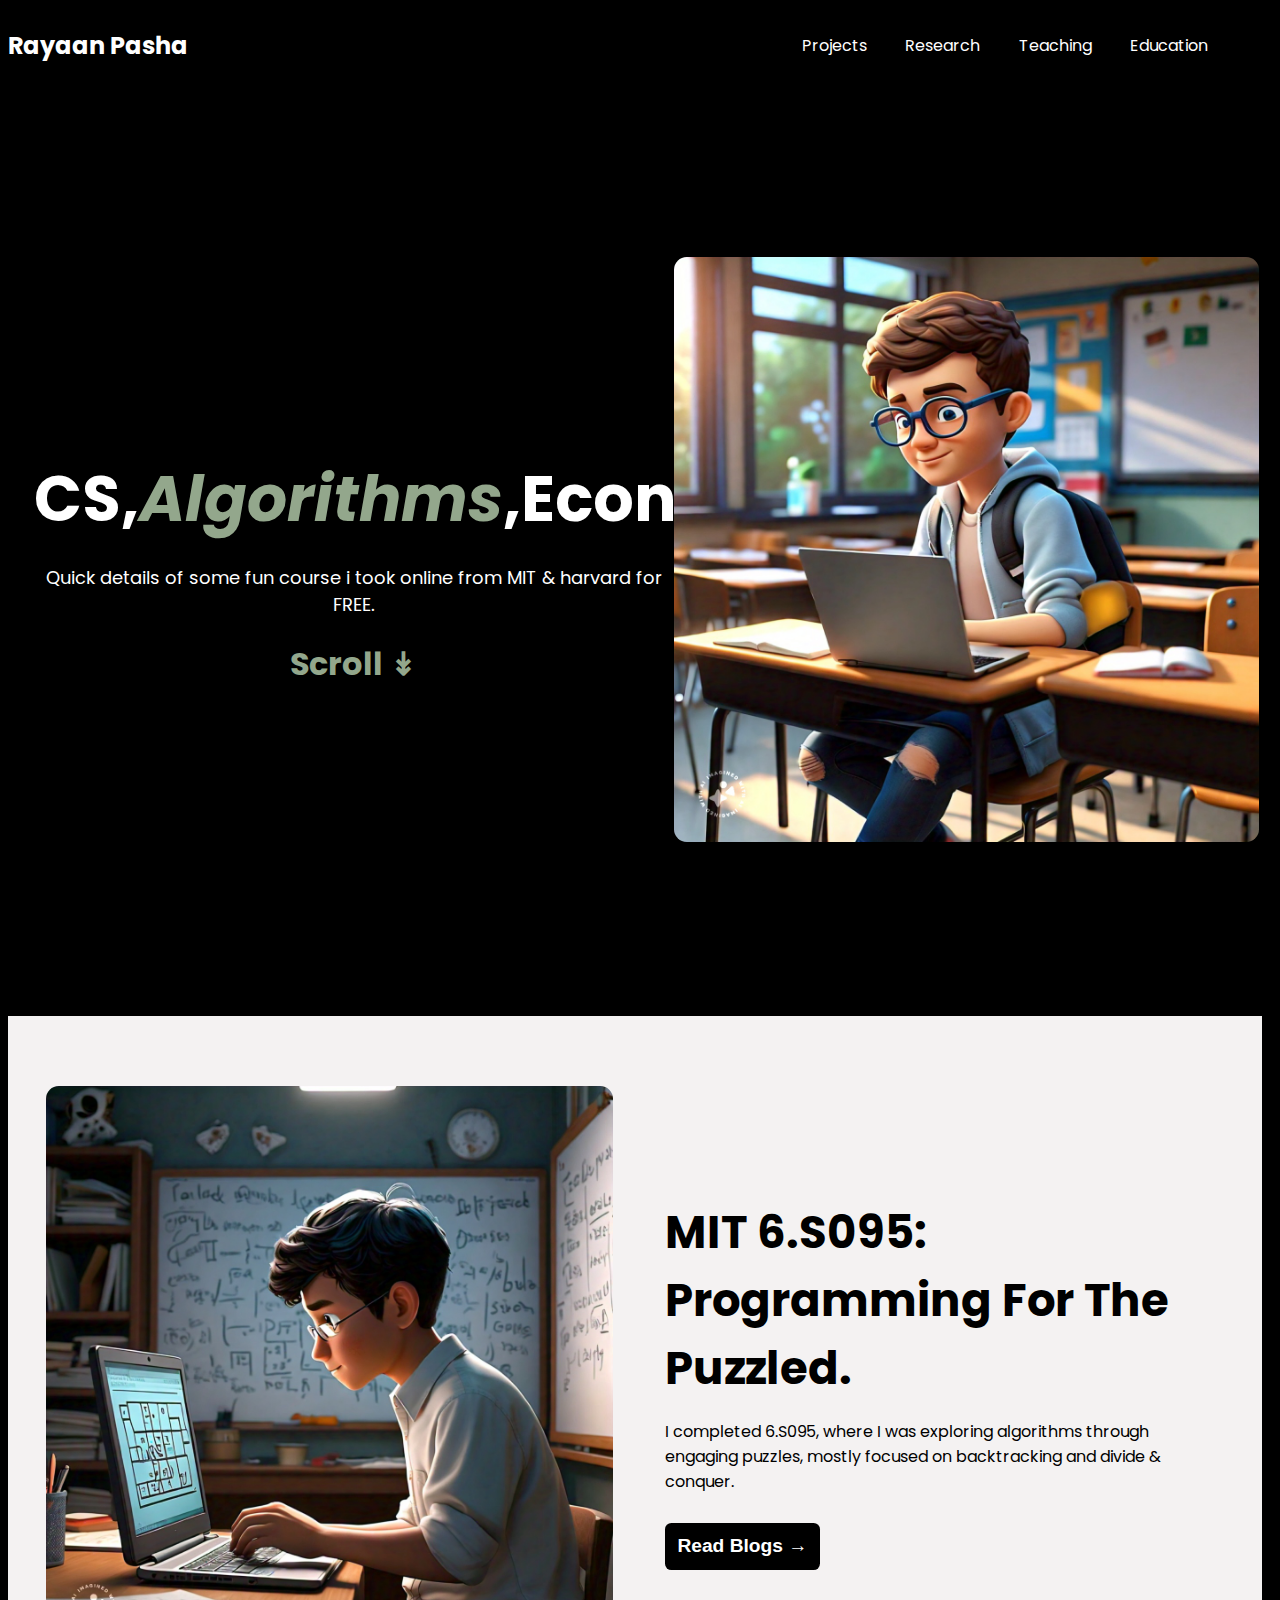
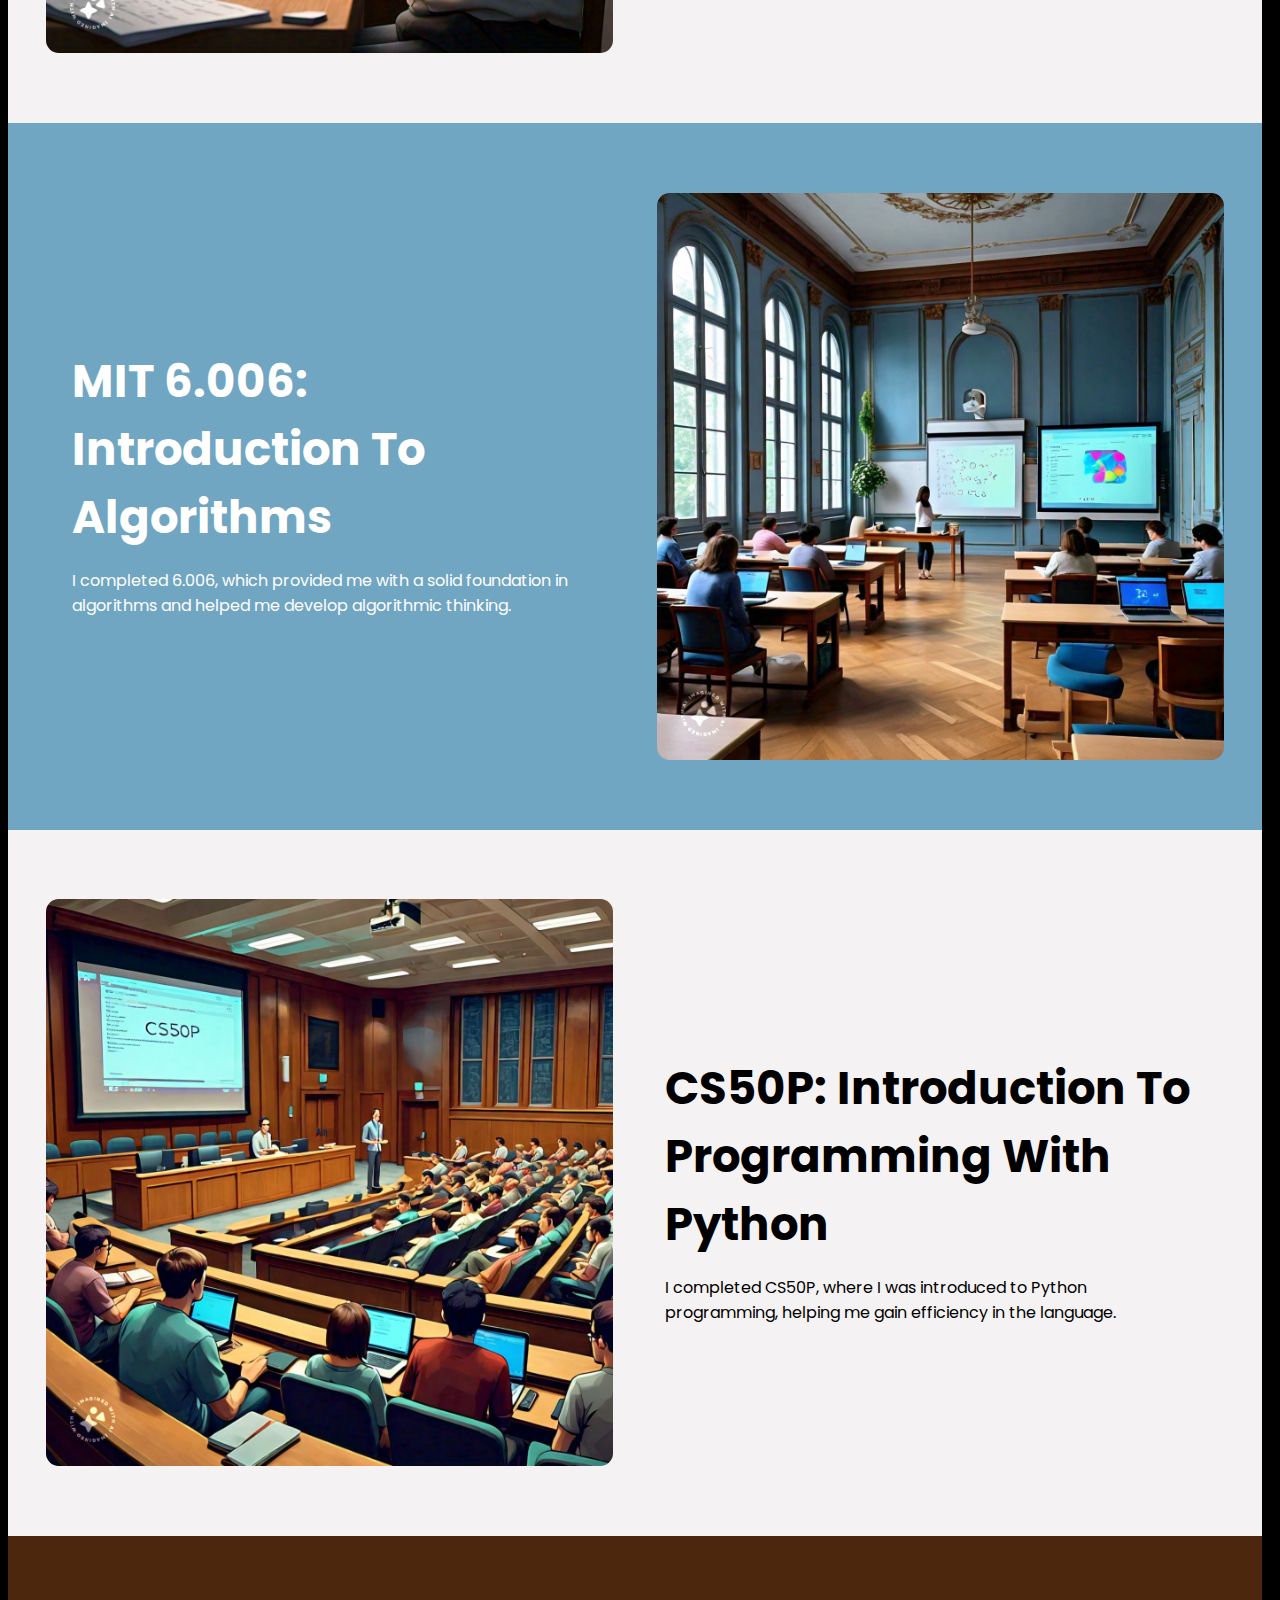
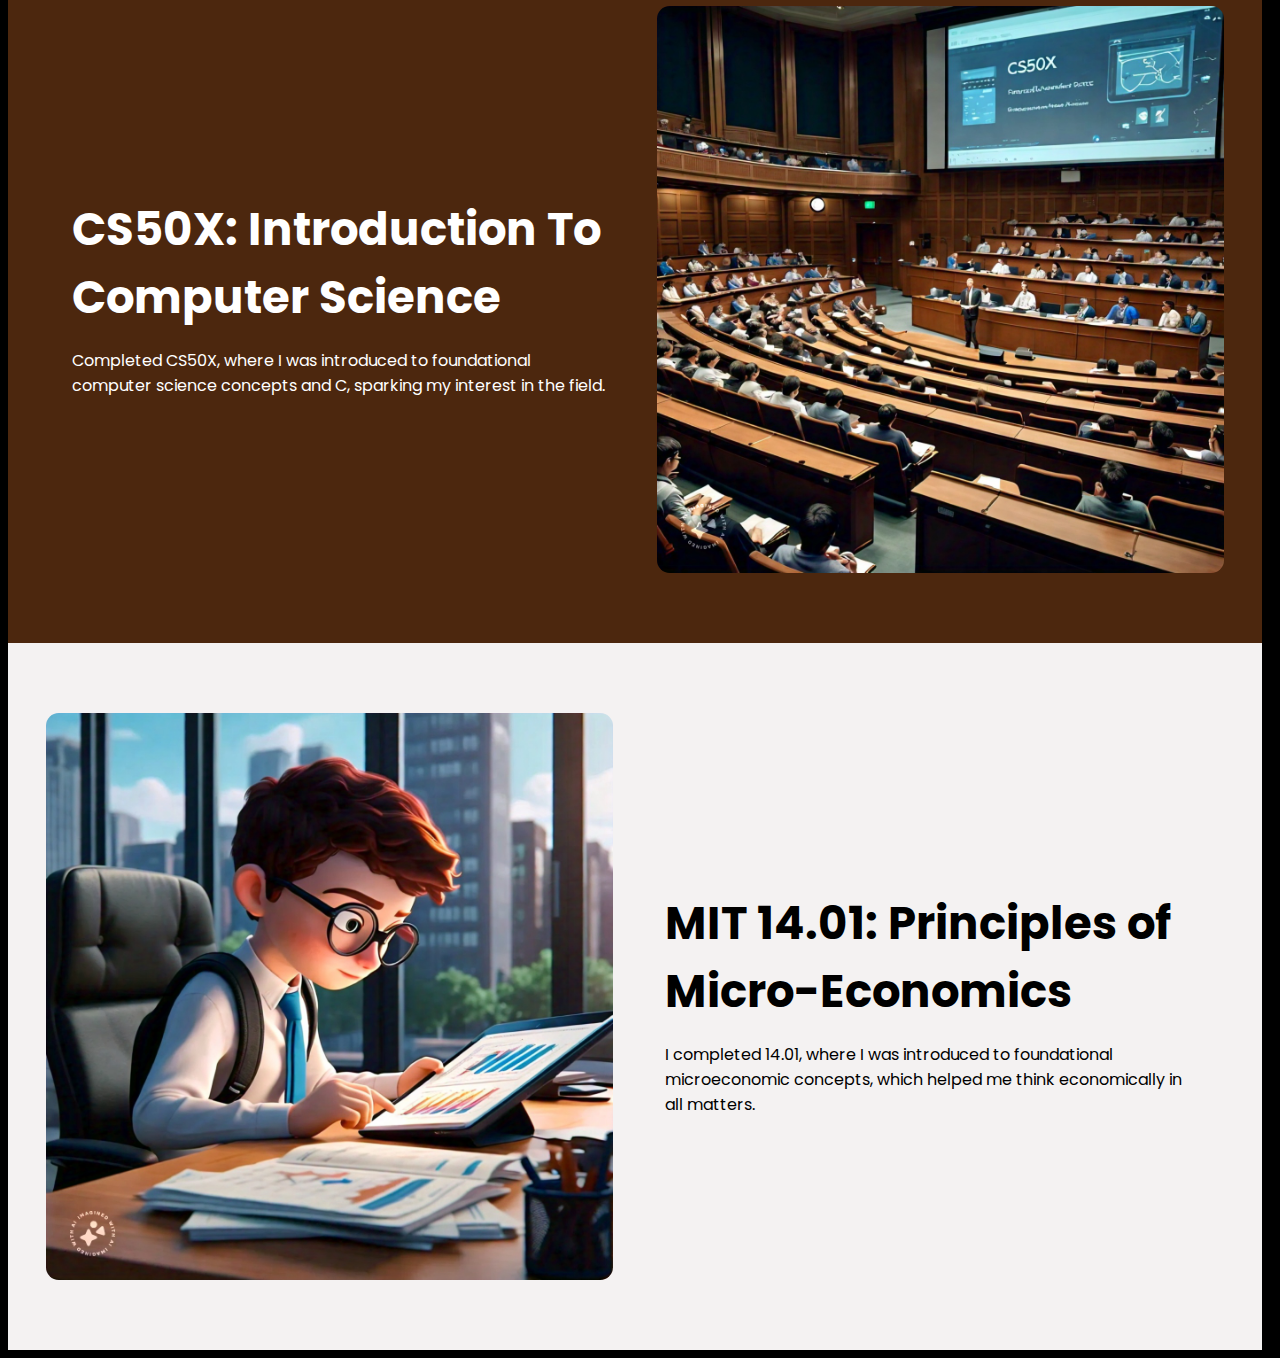
<file: courses.html>
<!DOCTYPE html>
<html lang="en">
<head>
    <meta charset="UTF-8">
    <meta name="viewport" content="width=device-width, initial-scale=1.0">
    <link rel="icon" type="image/x-icon" href="homepageImgs/home-page.jpeg">
    <title>Courses | Rayaan Pasha</title>
   <link rel="stylesheet" href="main.css">
</head>

<body>
    <nav>
        <h2>Rayaan Pasha</h2>
        <ul>
          <li><a href="./projects.html">Projects</a></li>
          <li><a href="./research.html">Research</a></li>
          <li><a href="./teaching.html">Teaching</a></li>
          <li><a href="./Education.html">Education</a></li>
        </ul>
      </nav>
      <main>
        <div>
          <center>
          <p class="heading-main">CS,<i style="color: #93A78C;">Algorithms</i>,Econ.</p>
          <p>Quick details of some fun course i took online from MIT & harvard for FREE.</p>
          <h1 style="color: #93A78C;">Scroll &Darr;</h1>
        </center>
      </div>
      <img src="homepageImgs/course.jpeg" alt="">
    
       
        
      </main>

      <section class="section-r normal-wrap" id="projects">
        <img src="professional dev/mit-puzzles.jpeg" alt="">
        <div>
          <h1>MIT 6.S095: Programming For The Puzzled.</h1>
          <p>I completed 6.S095, where I was exploring algorithms through engaging puzzles, mostly focused on backtracking and divide & conquer.</p>  
          <button onclick="blog()">Read Blogs &rarr;</button>     
        </div>
      </section>

      <section class="section-r" id="projects" style="background-color: #71A6C2;color: white;">
        
        <div>
          <h1>MIT 6.006: Introduction To Algorithms</h1>
          <p>I completed 6.006, which provided me with a solid foundation in algorithms and helped me develop algorithmic thinking.</p>    
        </div>
        <img src="professional dev/mit-6.006.jpeg" alt="">
      </section>


      <section class="section-r normal-wrap" id="projects">
        <img src="professional dev/cs50p.jpeg" alt="">
        <div>
          <h1>CS50P: Introduction To Programming With Python</h1>
          <p>I completed CS50P, where I was introduced to Python programming, helping me gain efficiency in the language.</p>
       
        </div>
      </section>

      <section class="section-r " id="projects" style="background-color: #6e3915b0;color: white;">
        
        <div>
          <h1>CS50X: Introduction To Computer Science</h1>
          <p>Completed CS50X, where I was introduced to foundational computer science concepts and C, sparking my interest in the field.</p>
         
        </div>
        <img src="professional dev/cs50.jpeg" alt="">
      </section>

      <section class="section-r normal-wrap" id="projects">
        <img src="professional dev/mit-14.01.jpeg" alt="">
        <div>
          <h1>MIT 14.01: Principles of Micro-Economics</h1>
          <p>I completed 14.01, where I was introduced to foundational microeconomic concepts, which helped me think economically in all matters.</p>
          
        </div>
        
      </section>

<script>
  function blog(){
    window.location.href="https://rayaanpasha-mit-6s095.blogspot.com/";
  }
</script>

</body>
</html>
</file>
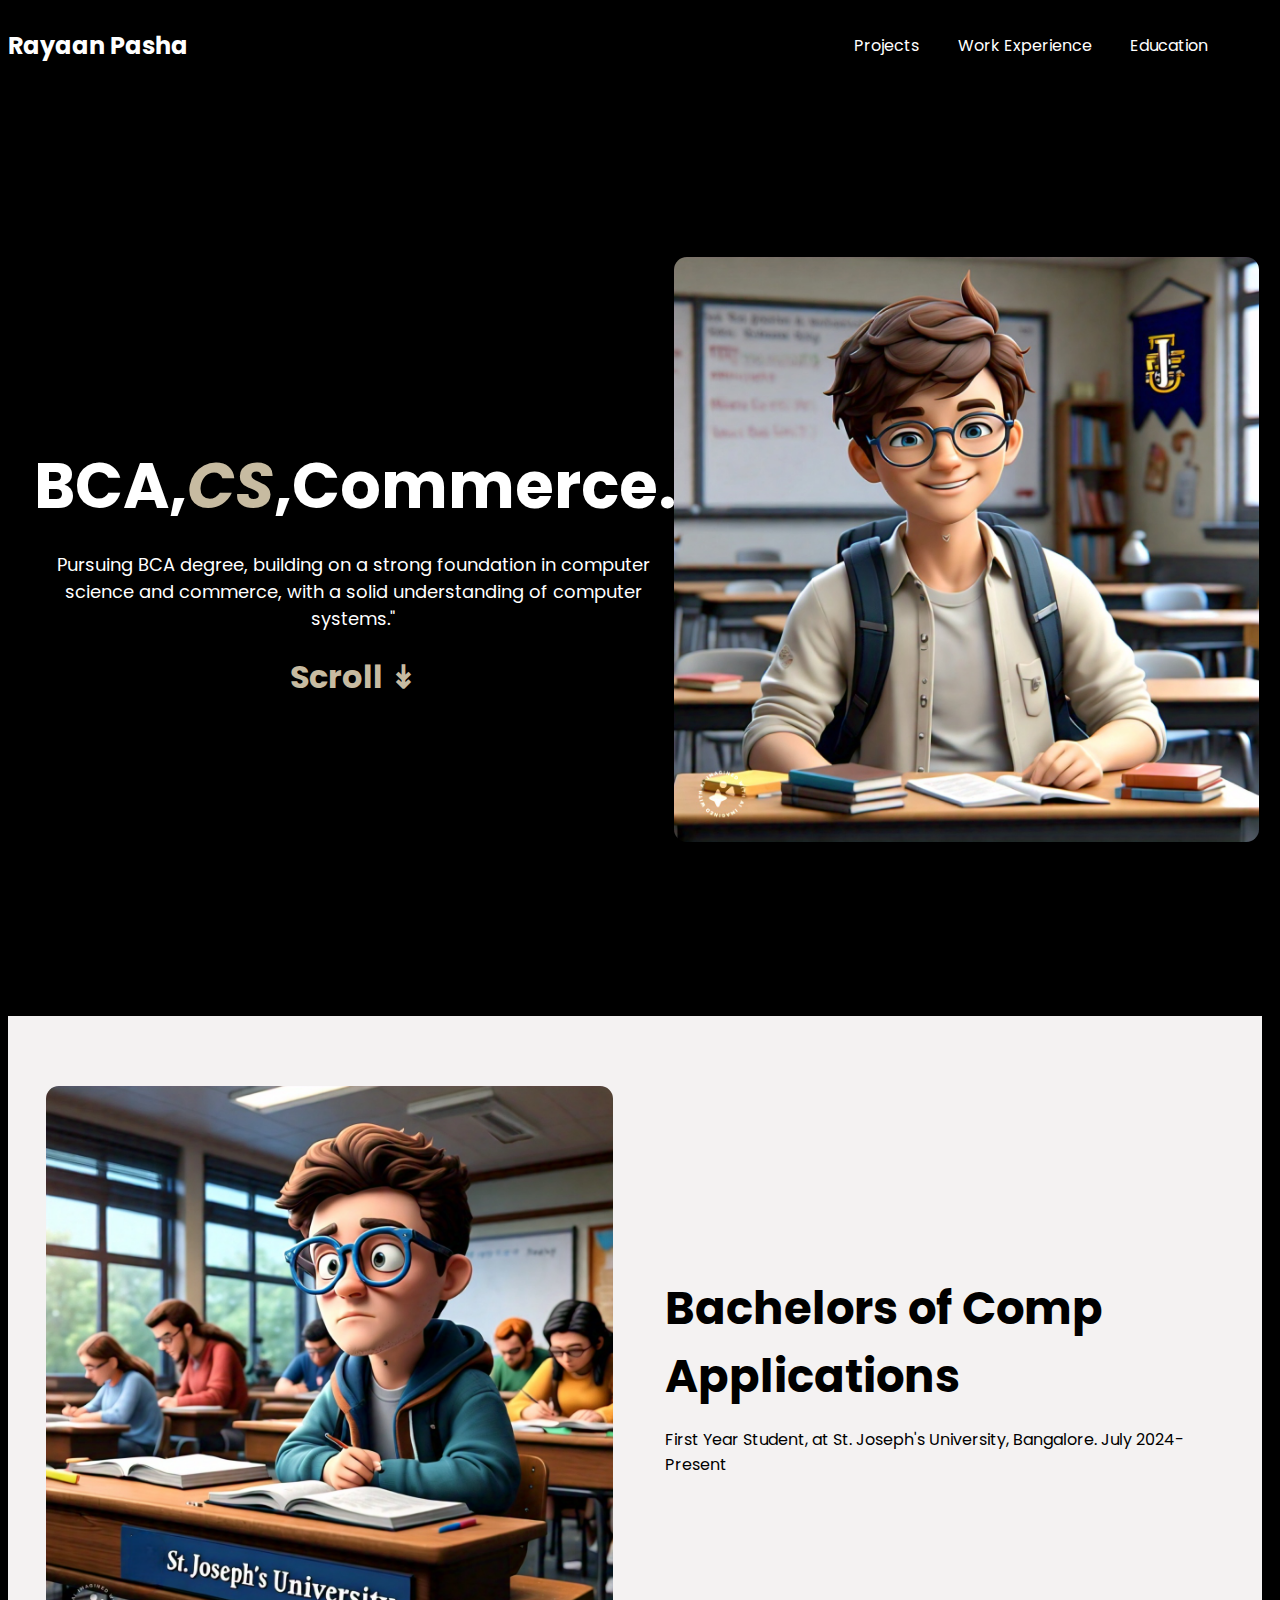
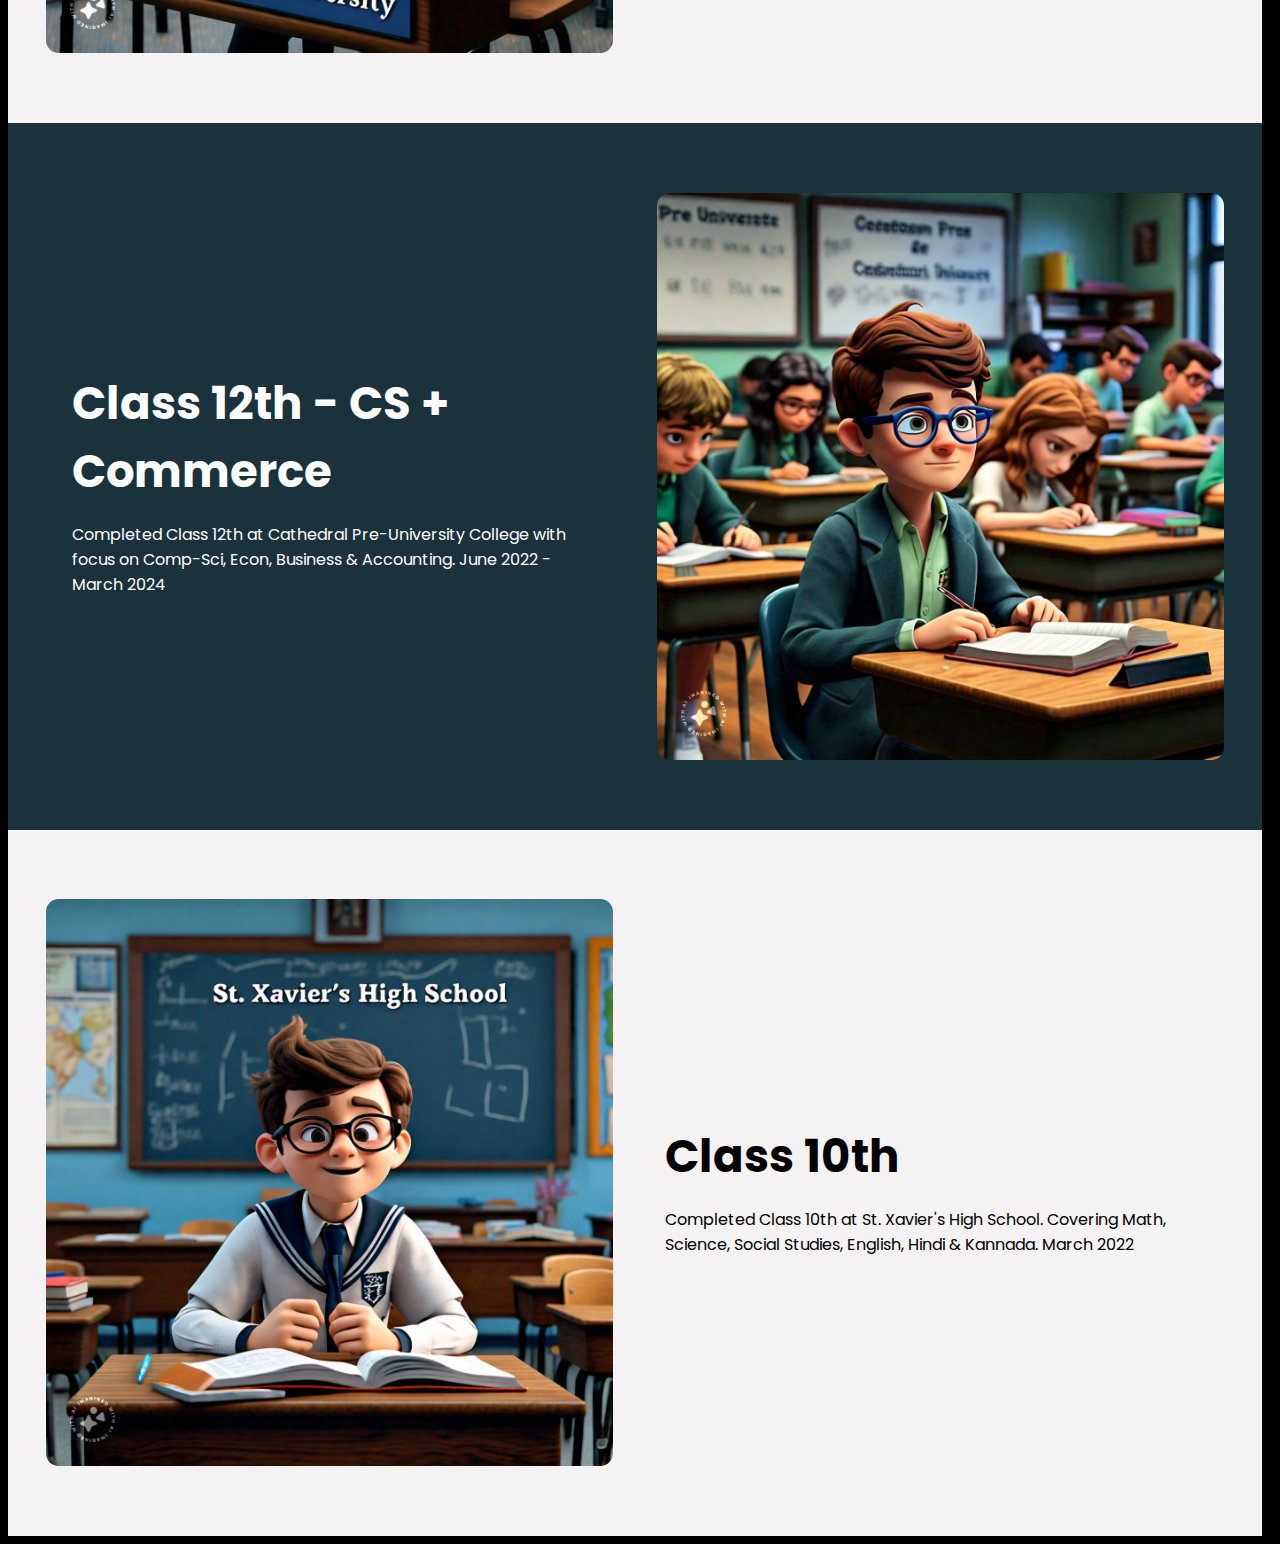
<file: Education.html>
<!DOCTYPE html>
<html lang="en">
<head>
    <meta charset="UTF-8">
    <meta name="viewport" content="width=device-width, initial-scale=1.0">
    <link rel="icon" type="image/x-icon" href="homepageImgs/home-page.jpeg">
    <title>Education | Rayaan Pasha</title>
   <link rel="stylesheet" href="main.css">
</head>

<body>
    <nav>
      <h2><a href="./" style="color: white; text-decoration: none;">Rayaan Pasha</a></h2>
        <ul>
          <li><a href="./projects.html">Projects</a></li>
          <li><a href="./teaching.html">Work Experience</a></li>
          <li><a href="./Education.html">Education</a></li>
        </ul>
      </nav>
      <main>
        <div>
          <center>
          <p class="heading-main">BCA,<i style="color: #c7bba1;">CS</i>,Commerce.</p>
          <p>Pursuing BCA degree, building on a strong foundation in computer science and commerce, with a solid understanding of computer systems."</p>
          <h1 style="color: #c7bba1;">Scroll &Darr;</h1>
        </center>
      </div>
      <img src="homepageImgs/edu.jpeg" alt="">
    
       
        
      </main>

      <section class="section-r" id="projects">
        <img src="education/sju-Photoroom.png" alt="">
        <div>
          <h1>Bachelors of Comp Applications</h1>
          <p>First Year Student, at St. Joseph's University, Bangalore. July 2024-Present</p>       
        </div>
      </section>

      <section class="section-r normal-wrap" id="projects" style="background-color: #1A323B;color: white;">
        
        <div>
          <h1>Class 12th - CS + Commerce</h1>
          <p>Completed Class 12th at Cathedral Pre-University College with focus on Comp-Sci, Econ, Business & Accounting. June 2022 - March 2024</p>
          
        </div>
        <img src="education/ccpuc.png" alt="">
      </section>


      <section class="section-r" id="projects">
        <img src="education/STXHS.jpeg" alt="">
        <div>
          <h1>Class 10th</h1>
          <p>Completed Class 10th at St. Xavier's High School. Covering Math, Science, Social Studies, English, Hindi & Kannada. March 2022</p>
      
        </div>
      </section>
</body>
</html>
</file>
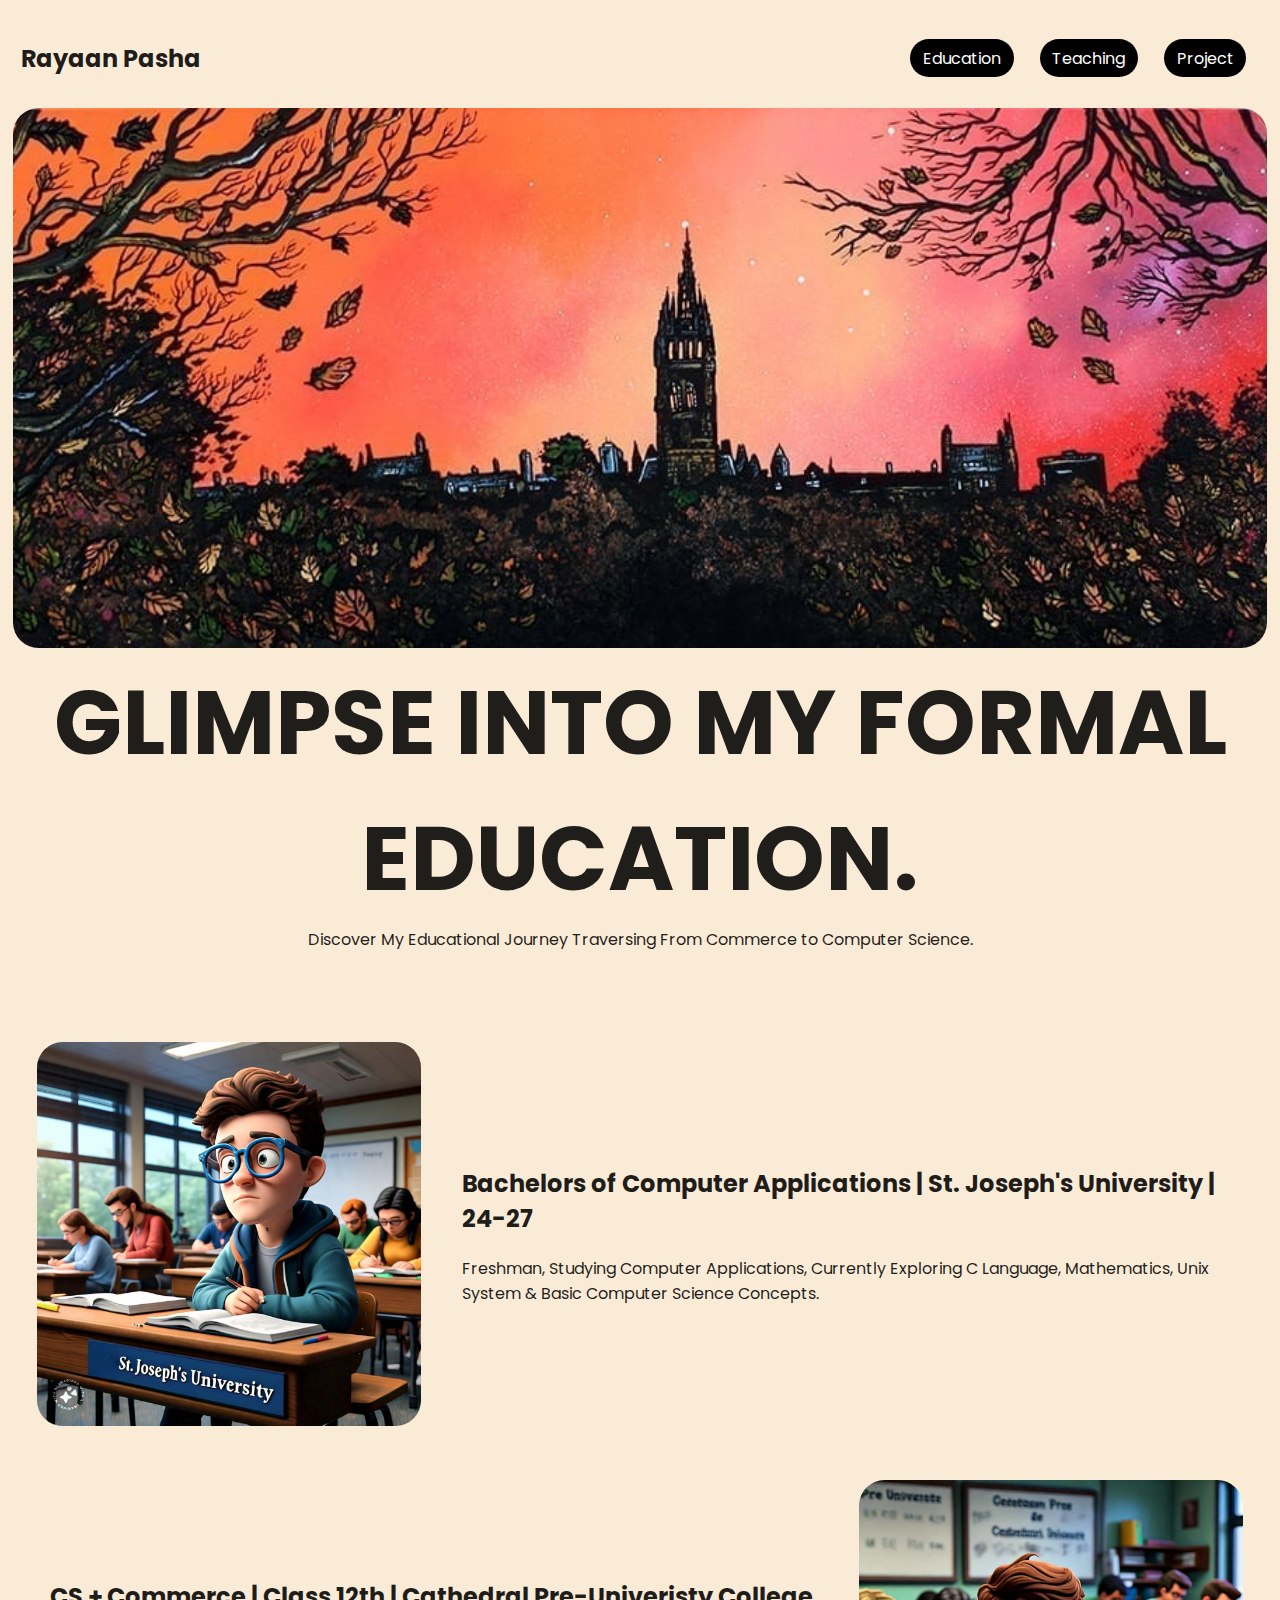
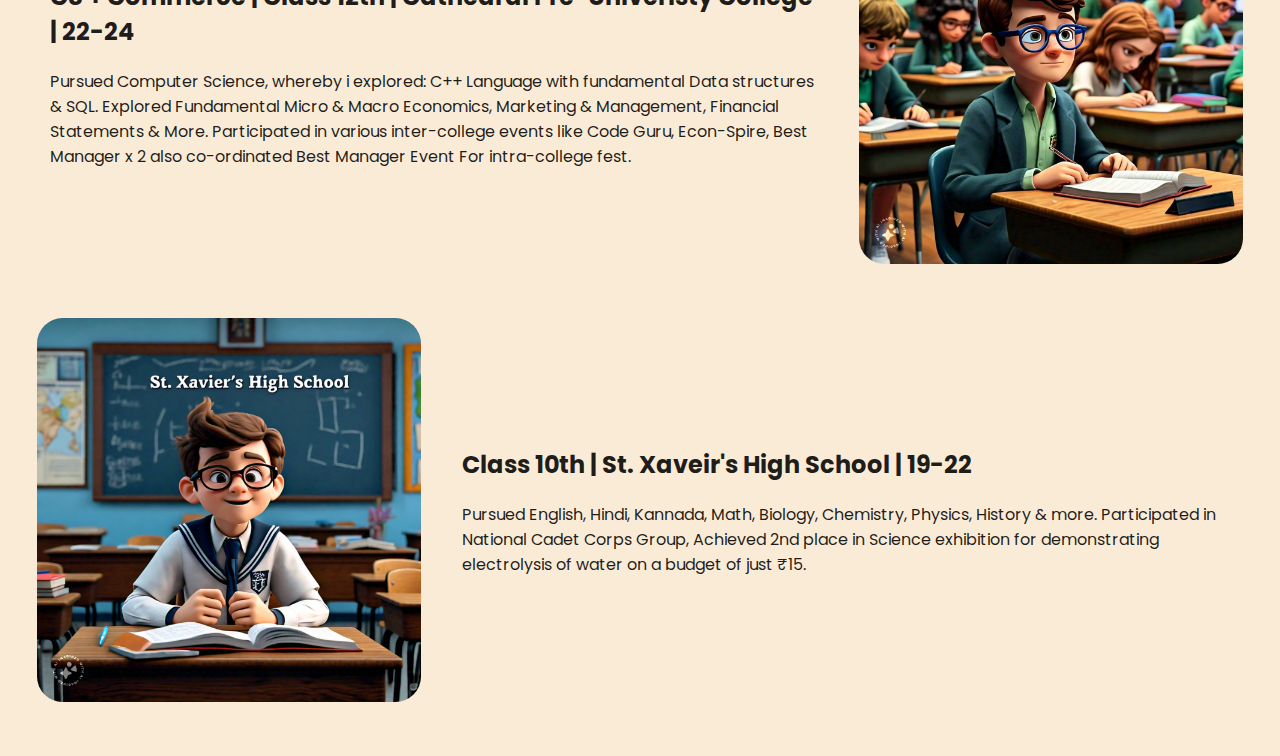
<file: education.html>
<!DOCTYPE html>
<html lang="en">
<head>
    <meta charset="UTF-8">
    <meta name="viewport" content="width=device-width, initial-scale=1.0">
    <title>Document</title>
    <style>
        @import url('https://fonts.googleapis.com/css2?family=Poppins:ital,wght@0,100;0,200;0,300;0,400;0,500;0,600;0,700;0,800;0,900;1,100;1,200;1,300;1,400;1,500;1,600;1,700;1,800;1,900&display=swap');
        body{
            font-family: 'Poppins',serif;
            color:rgba(0, 0, 0, 0.874);
            background-color:antiquewhite;
        }
        main img{
            /* width: auto; */
            height:60vh;
            width: 98vw;

            background-size: cover;
            object-fit: cover;
            border-radius: 2vw;
        }
    
        #img2{
            width: 28vw;
        }

        main h1{
            margin:0;
            font-size: 10vh;
            font-weight: bolder;
        }
        nav, nav ul{
            display: flex;
            align-items: center;
            justify-content: space-between;
        }
        nav ul{
            gap:2vw;
            margin-right: 2vw;
        }

        nav h2{
            padding:1vw;
        }
        nav a{
            color:white;
            text-decoration: none;
        }
        
        nav li{
            list-style-type:none;
            background-color: black;
            color: white;
            padding:0.5vw 1vw;
            border-radius: 2vw;
        }
        nav button{
        display: none!important;
    }
    main p{
        margin:0;
    }

        @media(max-width:600px){
        
        nav ul{
            display: none;
        }
       
    }
    .work h1{
        font-weight: bolder;
        padding:2vw;        
    }
    .card {
        display: flex;
        align-items: center;
        justify-content: space-evenly;
        margin-bottom: 6vh;
    }
    .card img{
        width: 30vw;
        border-radius: 2vw ;
        
    }
    .card .des{
        padding:1vw;
        max-width: 60vw;
    }

    .des button{
        border:none;
        background-color: black;
        color:white;
        width: 13vw;
        height: 6vh;
        font-weight: bold;
        font-size: 2vh;
        border-radius: 1vw;
    }

    .work h1{
        font-size: 4vh;
        font-weight: bolder;
    }

    @media(max-width:980px){
        main h1{
            font-size: 4vh;
        }
        main img{
            height:60vh;
            width: 96vw;
            border-radius: 4vw;
        }
        .des{
            font-size: 1vh;
        }
        .des button{
            font-size:1.5vh;
            width: 25vw;
        }
        .des h2{
            font-size: 1.5vh;
        }
    }

    @media(max-width:600px){
        .card{
            flex-wrap: wrap;
        }
        .rev{
            flex-wrap: wrap-reverse;
        }
        .card img{
            width: 55vw;
        }
        
        .des h2{
            font-size:2vh;
        }
    }

    @media(max-width:450px){
        main img{
            border-radius: 6vw;
        }
        .card img{
            width: 80vw;
        }
        .card .des{
            max-width: 80vw;
        }
        .des{
            font-size: 1.2vh;
        }
        .des button{
            width: 50vw;
        }
    }

   
    </style>
</head>
<body>
    <nav>
        <h2>Rayaan Pasha</h2>
        <ul>
            <li><a href="./education.html">Education</a></li>
            <li><a href="./teaching.html">Teaching</a></li>
            <li><a href="./projects.html">Project</a></li>
            
        </ul>
        <button id="openDialog" style="display: hidden;"><i class="fa fa-bars" aria-hidden="true"></i></button>
    </nav>
    <main>
        <center>
            <div class="img">
    <img id="img1" src="./uni.jpg" alt="">
    <!-- <img id="img2" src="./Firefly A minimalist, stylized image of a tree structure with nodes elegantly connected by smooth li (2).jpg" alt=""> -->
</div>
    <h1>GLIMPSE INTO MY FORMAL EDUCATION.</h1>
    <p>Discover My Educational Journey Traversing From Commerce to Computer Science.</p>
</center>
</main>
<section class="work" style="margin-top: 10vh;">

    <div class="f-b">
        <div class="card">
            <img src="https://mdrayaanpasha.github.io/me/education/sju-Photoroom.png" alt="">
        
            <div class="des">
                <h2>Bachelors of Computer Applications | St. Joseph's University | 24-27</h2>
                <p>Freshman, Studying Computer Applications, Currently Exploring C Language, Mathematics, Unix System & Basic Computer Science Concepts.</p>
            
            </div>
        </div>
        
        <div class="card rev">
            
        
            <div class="des ">
                <h2>CS + Commerce | Class 12th | Cathedral Pre-Univeristy College | 22-24 </h2>
                <p>Pursued Computer Science, whereby i explored: C++ Language with fundamental Data structures & SQL. Explored Fundamental Micro & Macro Economics, Marketing & Management, Financial Statements & More. Participated in various inter-college events like
                    Code Guru, Econ-Spire, Best Manager x 2 also co-ordinated Best Manager Event For intra-college fest.
                </p>
              
            </div>
            <img src="https://mdrayaanpasha.github.io/me/education/ccpuc.png" alt="">
        </div>

        <div class="card ">
            
        <img src="https://mdrayaanpasha.github.io/me/education/STXHS.jpeg" alt="">
            <div class="des ">
                <h2>Class 10th | St. Xaveir's High School | 19-22 </h2>
                <p> Pursued English, Hindi, Kannada, Math, Biology, Chemistry, Physics, History & more. Participated in National Cadet Corps Group, Achieved 2nd place in Science exhibition for demonstrating electrolysis of water on a budget of just ₹15.
                </p>
              
            </div>
            
        </div>

    </div>
</section>
</body>
</html>
</file>
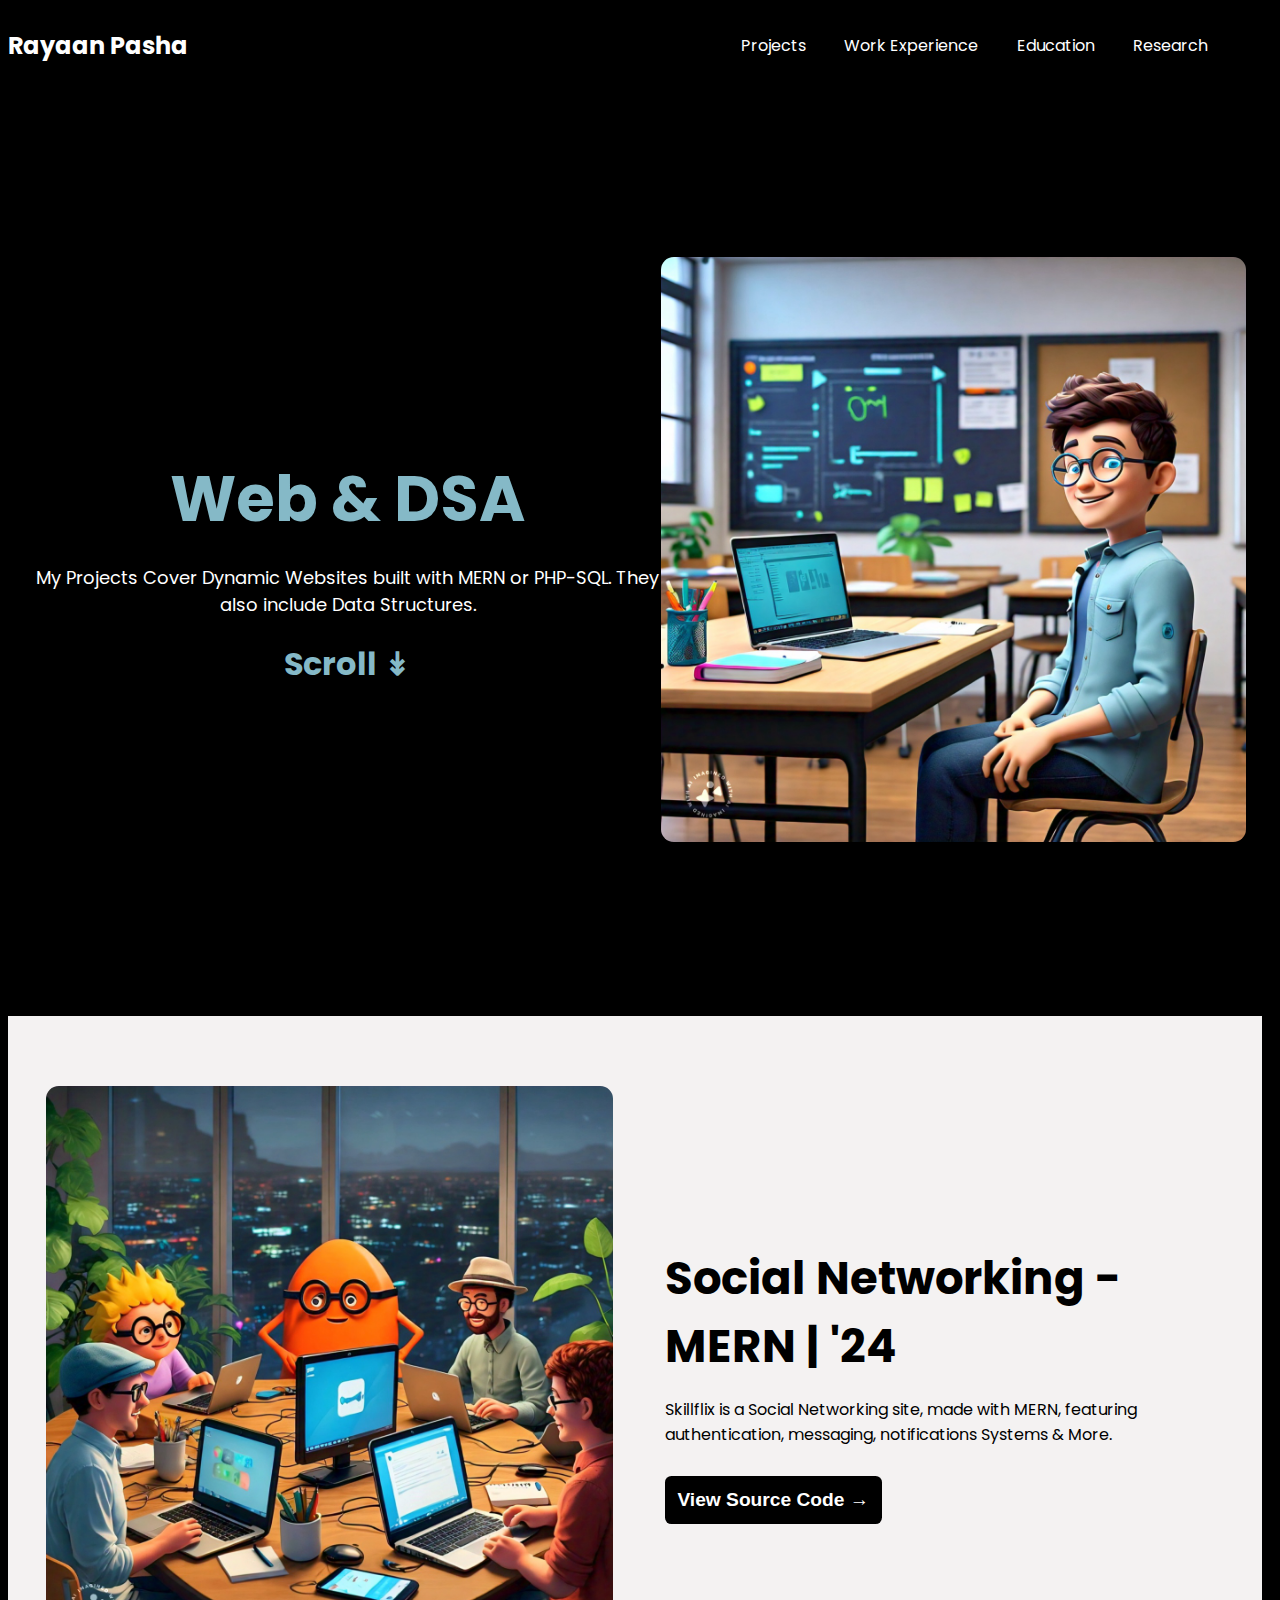
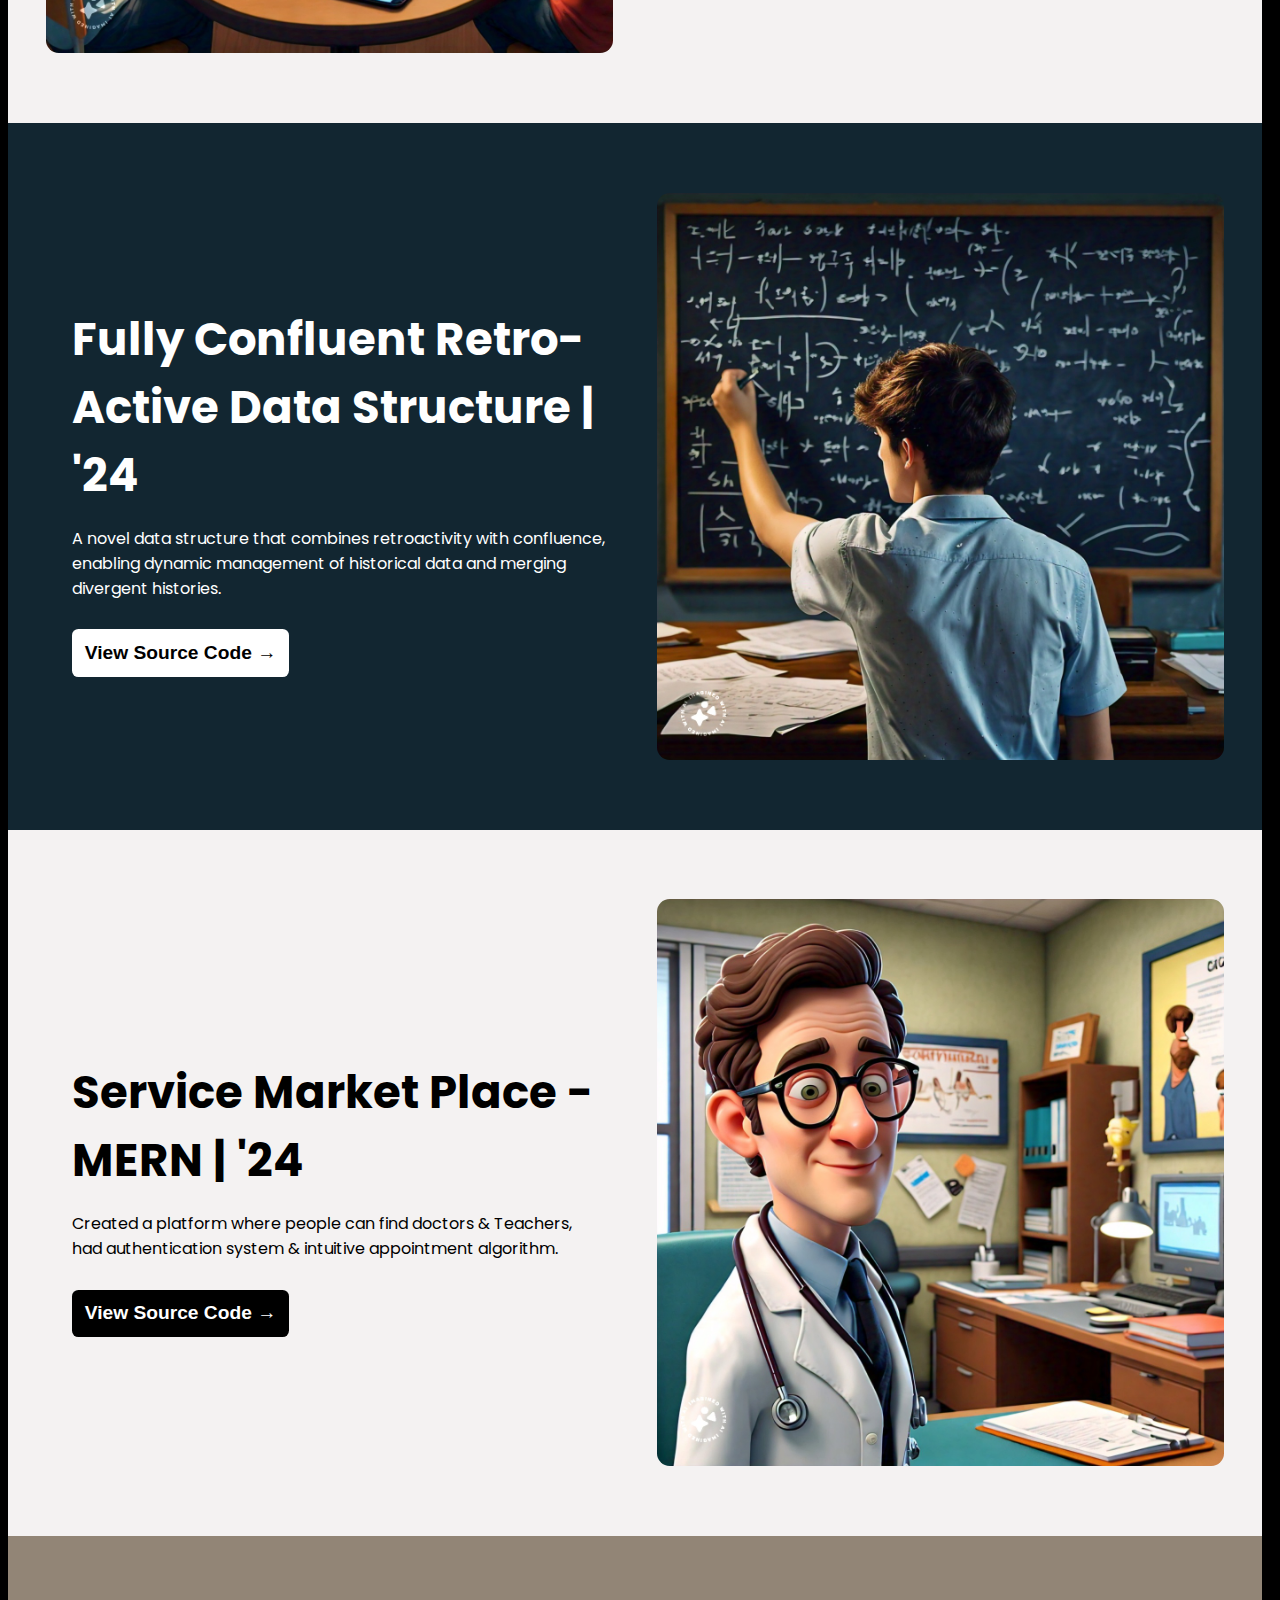
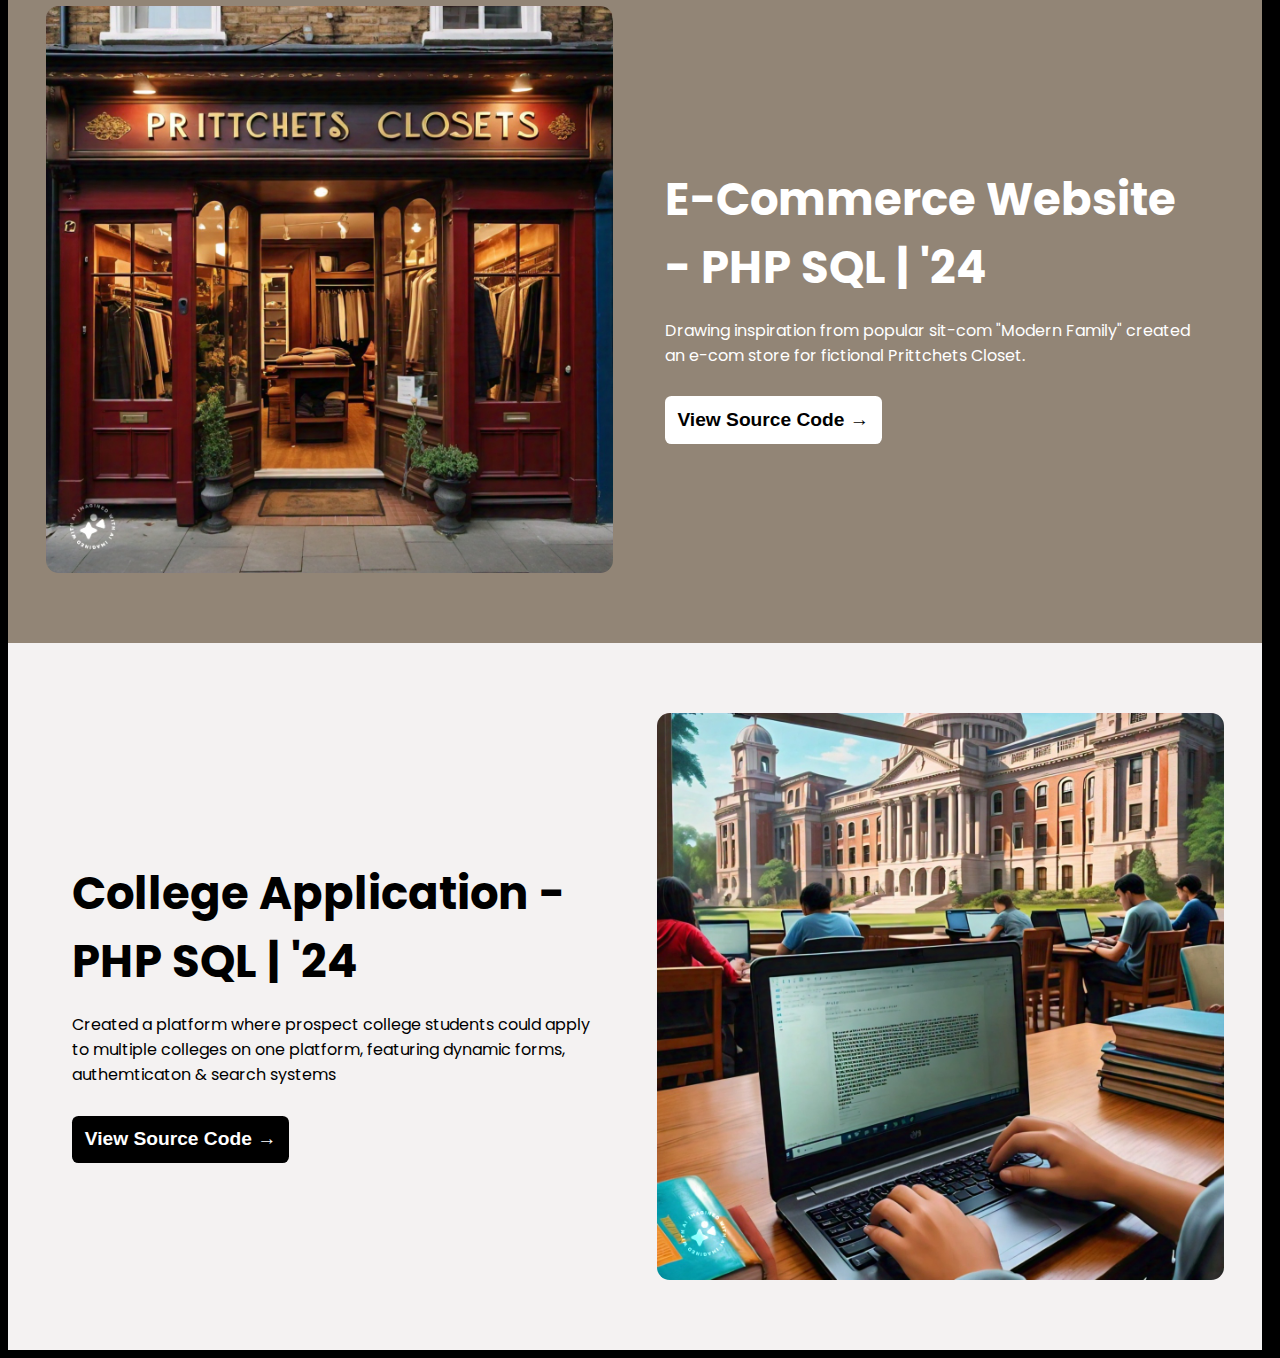
<file: projects.html>
<!DOCTYPE html>
<html lang="en">
<head>
    <meta charset="UTF-8">
    <meta name="viewport" content="width=device-width, initial-scale=1.0">
    <link rel="icon" type="image/x-icon" href="homepageImgs/home-page.jpeg">
   <title>Projects | Rayaan Pasha</title>
   <link rel="stylesheet" href="main.css">
</head>

<body>
    <nav>
      <h2><a href="./" style="color: white; text-decoration: none;">Rayaan Pasha</a></h2>
        <ul>
          <li><a href="./projects.html">Projects</a></li>
          <li><a href="./teaching.html">Work Experience</a></li>
          <li><a href="./Education.html">Education</a></li>
          <li><a href="./research.html">Research</a></li>
        </ul>
      </nav>
      <main>
        <div>
          <center>
          <p class="heading-main" style="color: #85B9C7;">Web & DSA</p>
          <p>My Projects Cover Dynamic Websites built with MERN or PHP-SQL. They also include Data Structures.</p>
          <h1 style="color: #85B9C7">Scroll &Darr;</h1>
        </center>
      </div>
      <img src="homepageImgs/projects.jpeg" alt="">
    
        
      </main>

      <section class="section-r normal-wrap" id="mern">
        <img src="projects/skillflix.jpeg" alt="">
        <div>
          <h1>Social Networking - MERN | '24</h1>
          <p>Skillflix is a Social Networking site, made with MERN, featuring authentication, messaging, notifications Systems & More.</p>    
          <button onclick="skillflix()">View Source Code &rarr;</button>   
        </div>
        
      </section>
      <section class="section-r" id="dsa" style="background-color: #122631;color: white;">
        
        <div>
          <h1>Fully Confluent Retro-Active Data Structure | '24</h1>
          <p>A novel data structure that combines retroactivity with confluence, enabling dynamic management of historical data and merging divergent histories. </p>
          <button style="background-color: #fff;color: black;" onclick="ds()">View Source Code &rarr;</button>
        </div>
        <img src="projects/ds.jpg" alt="">
      </section>

      <section class="section-r" id="projects">
        
        <div>
          <h1>Service Market Place - MERN | '24</h1>
          <p>Created a platform where people can find doctors & Teachers, had authentication system & intuitive appointment algorithm.</p>
          <button onclick="DT()">View Source Code &rarr;</button>
        </div>
        <img src="projects/findDT.jpeg" alt="">
      </section>


      


      <section class="section-r normal-wrap" id="php" style="background-color: #928576;color: white;">
        <img src="projects/pritts.jpeg" alt="">
        <div>
          <h1>E-Commerce Website - PHP SQL | '24</h1>
          <p>Drawing inspiration from popular sit-com "Modern Family" created an e-com store for fictional Prittchets Closet.</p>
          <button style="background-color: #fff;color: black;" onclick="pritts()">View Source Code &rarr;</button>
        </div>
      </section>

      <section class="section-r " >
        
        <div>
          <h1>College Application  - PHP SQL | '24</h1>
          <p>Created a platform where prospect college students could apply to multiple colleges on one platform, featuring dynamic forms, authemticaton & search systems</p>
          <button onclick="collply()">View Source Code &rarr;</button>

        </div>
        <img src="projects/colply.jpeg" alt="">
      </section>

      
      
<script>
  function skillflix(){
    window.location.href="https://github.com/mdrayaanpasha/Skill-Flix-MERN"
  }
  function pritts(){
     window.location.href="https://github.com/mdrayaanpasha/pritchetts"
  }

  function DT(){
    window.location.href="https://github.com/mdrayaanpasha/finder"
  }

  function collply(){
     window.location.href="https://github.com/mdrayaanpasha/collply"
  }

  function ds(){
    window.location.href="https://www.linkedin.com/pulse/innovating-data-structures-introducing-fully-confluent-rayaan-pasha-kezqf/"
  }
</script>

</body>
</html>
</file>
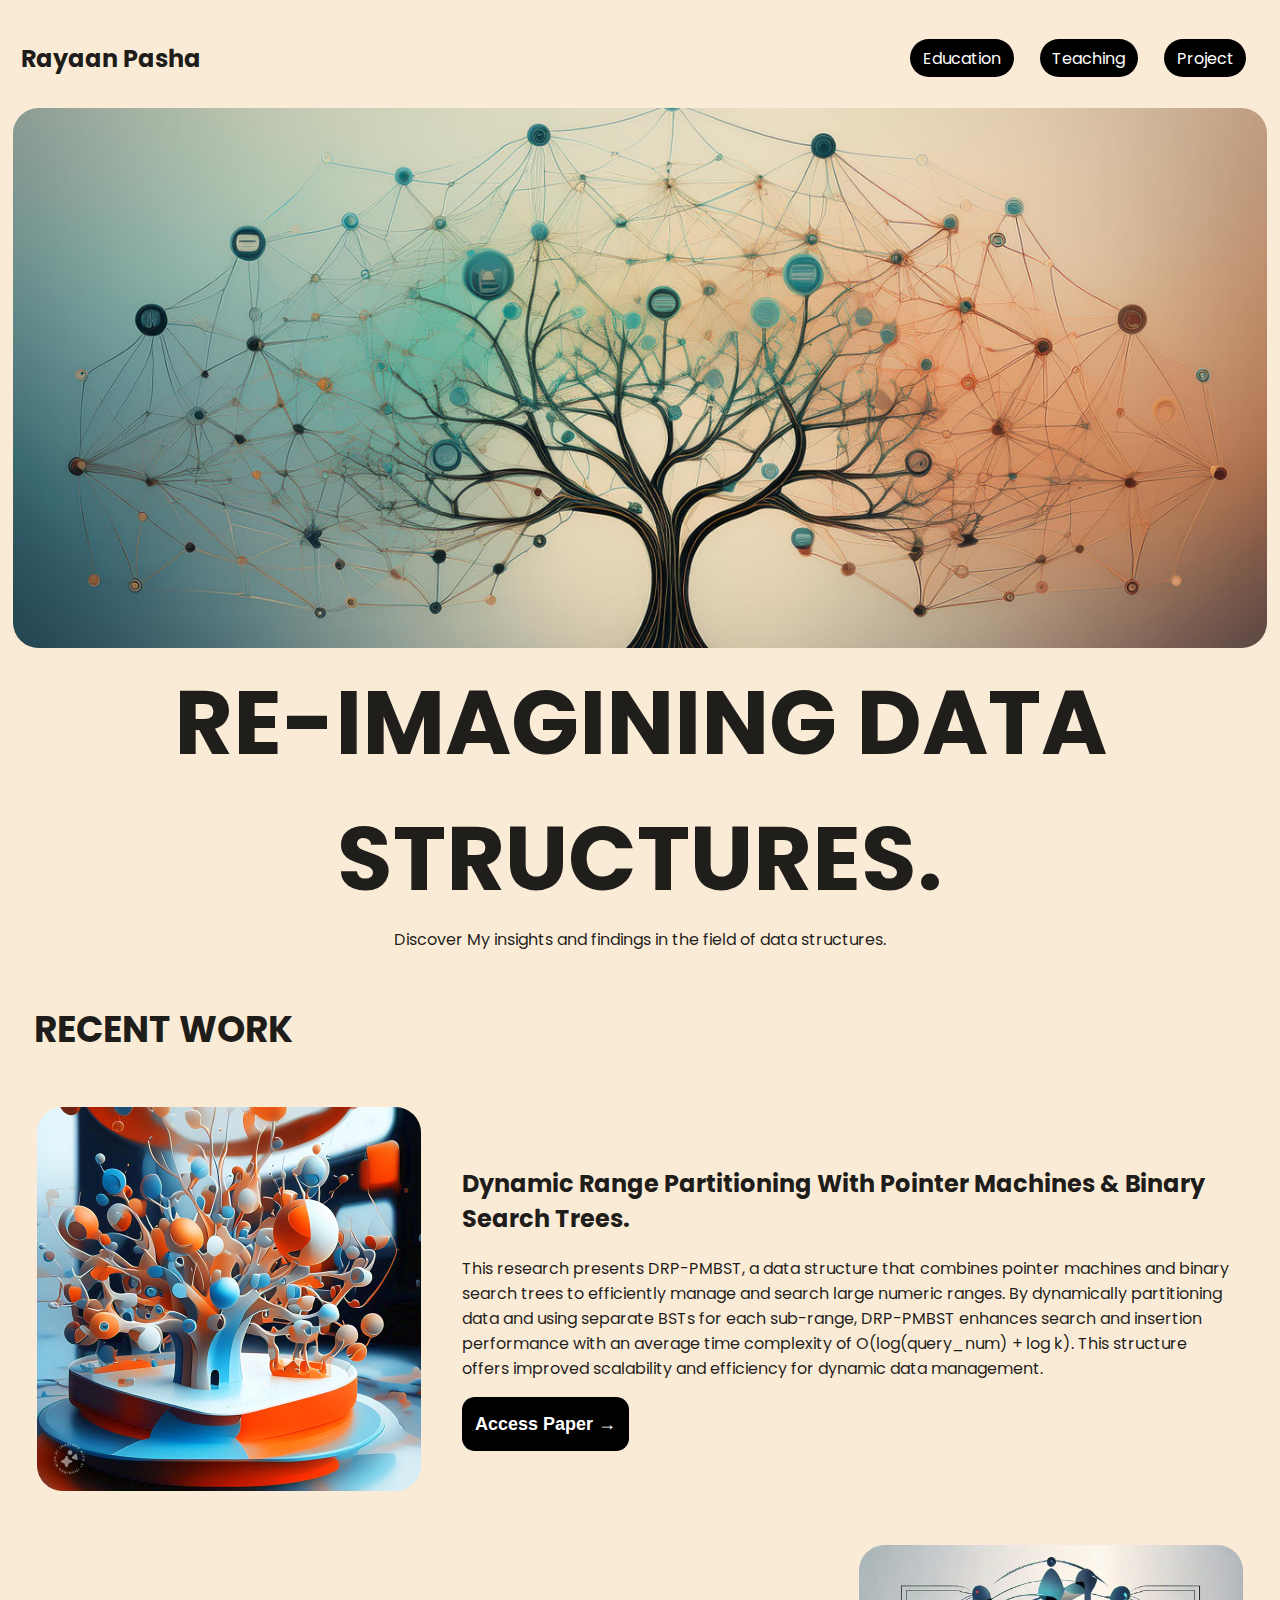
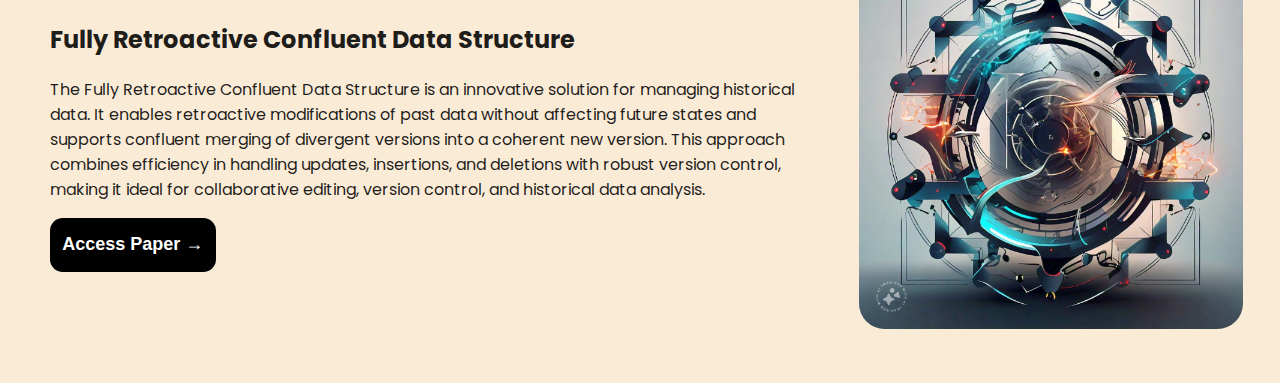
<file: research.html>
<!DOCTYPE html>
<html lang="en">
<head>
    <meta charset="UTF-8">
    <meta name="viewport" content="width=device-width, initial-scale=1.0">
    <title>Document</title>
    <style>
        @import url('https://fonts.googleapis.com/css2?family=Poppins:ital,wght@0,100;0,200;0,300;0,400;0,500;0,600;0,700;0,800;0,900;1,100;1,200;1,300;1,400;1,500;1,600;1,700;1,800;1,900&display=swap');
        body{
            font-family: 'Poppins',serif;
            color:rgba(0, 0, 0, 0.874);
            background-color:antiquewhite;
        }
        main img{
            /* width: auto; */
            height:60vh;
            width: 98vw;

            background-size: cover;
            object-fit: cover;
            border-radius: 2vw;
        }
    
        #img2{
            width: 28vw;
        }

        main h1{
            margin:0;
            font-size: 10vh;
            font-weight: bolder;
        }
        nav, nav ul{
            display: flex;
            align-items: center;
            justify-content: space-between;
        }
        nav ul{
            gap:2vw;
            margin-right: 2vw;
        }

        nav h2{
            padding:1vw;
        }
        nav a{
            color:white;
            text-decoration: none;
        }
        
        nav li{
            list-style-type:none;
            background-color: black;
            color: white;
            padding:0.5vw 1vw;
            border-radius: 2vw;
        }
        nav button{
        display: none!important;
    }
    main p{
        margin:0;
    }

        @media(max-width:600px){
        
        nav ul{
            display: none;
        }
       
    }
    .work h1{
        font-weight: bolder;
        padding:2vw;        
    }
    .card {
        display: flex;
        align-items: center;
        justify-content: space-evenly;
        margin-bottom: 6vh;
    }
    .card img{
        width: 30vw;
        border-radius: 2vw ;
        
    }
    .card .des{
        padding:1vw;
        max-width: 60vw;
    }

    .des button{
        border:none;
        background-color: black;
        color:white;
        width: 13vw;
        height: 6vh;
        font-weight: bold;
        font-size: 2vh;
        border-radius: 1vw;
    }

    .work h1{
        font-size: 4vh;
        font-weight: bolder;
    }

    @media(max-width:980px){
        main h1{
            font-size: 4vh;
        }
        main img{
            height:60vh;
            width: 96vw;
            border-radius: 4vw;
        }
        .des{
            font-size: 1vh;
        }
        .des button{
            font-size:1.5vh;
            width: 25vw;
        }
        .des h2{
            font-size: 1.5vh;
        }
    }

    @media(max-width:600px){
        .card{
            flex-wrap: wrap;
        }
        .rev{
            flex-wrap: wrap-reverse;
        }
        .card img{
            width: 55vw;
        }
        
        .des h2{
            font-size:2vh;
        }
    }

    @media(max-width:450px){
        main img{
            border-radius: 6vw;
        }
        .card img{
            width: 80vw;
        }
        .card .des{
            max-width: 80vw;
        }
        .des{
            font-size: 1.2vh;
        }
        .des button{
            width: 50vw;
        }
    }

   
    </style>
</head>
<body>
    <nav>
        <h2>Rayaan Pasha</h2>
        <ul>
            <li><a href="./education.html">Education</a></li>
            <li><a href="./teaching.html">Teaching</a></li>
            <li><a href="./projects.html">Project</a></li>
            
        </ul>
        <button id="openDialog" style="display: hidden;"><i class="fa fa-bars" aria-hidden="true"></i></button>
    </nav>
    <main>
        <center>
            <div class="img">
    <img id="img1" src="./Firefly A minimalist, stylized image of a tree structure with nodes elegantly connected by smooth li (1).jpg" alt="">
    <!-- <img id="img2" src="./Firefly A minimalist, stylized image of a tree structure with nodes elegantly connected by smooth li (2).jpg" alt=""> -->
</div>
    <h1>RE-IMAGINING DATA STRUCTURES.</h1>
    <p>Discover My insights and findings in the field of data structures.</p>
</center>
</main>
<section class="work">
    <h1>RECENT WORK</h1>
    <div class="f-b">
        <div class="card">
            <img src="./1r.jpeg" alt="">
        
            <div class="des">
                <h2>Dynamic Range Partitioning With Pointer Machines & Binary Search Trees.</h2>
                <p>This research presents DRP-PMBST, a data structure that combines pointer machines and binary search trees to efficiently manage and search large numeric ranges. By dynamically partitioning data and using separate BSTs for each sub-range, DRP-PMBST enhances search and insertion performance with an average time complexity of O(log(query_num) + log k). This structure offers improved scalability and efficiency for dynamic data management.</p>
                <button onclick="DRP_PMBST()">Access Paper &rarr; </button>
            </div>
        </div>
        
        <div class="card rev">
            
        
            <div class="des ">
                <h2>Fully Retroactive Confluent Data Structure</h2>
                <p>The Fully Retroactive Confluent Data Structure is an innovative solution for managing historical data. It enables retroactive modifications of past data without affecting future states and supports confluent merging of divergent versions into a coherent new version. This approach combines efficiency in handling updates, insertions, and deletions with robust version control, making it ideal for collaborative editing, version control, and historical data analysis.</p>
                <button onclick="retro()">Access Paper &rarr; </button>

            </div>
            <img src="./r2.jpeg" alt="">
        </div>
    </div>
</section>
    <script>
        function DRP_PMBST(){
            window.location.href="https://docs.google.com/document/d/1y8wbJoweqh-ilR6HI-2SnZpu4PZF0hhE4zQMybKSe0k/edit?usp=sharing";
        }
        function retro(){
            window.location.href="https://www.linkedin.com/pulse/innovating-data-structures-introducing-fully-confluent-rayaan-pasha-kezqf/"
        }
    </script>
</body>
</html>
</file>
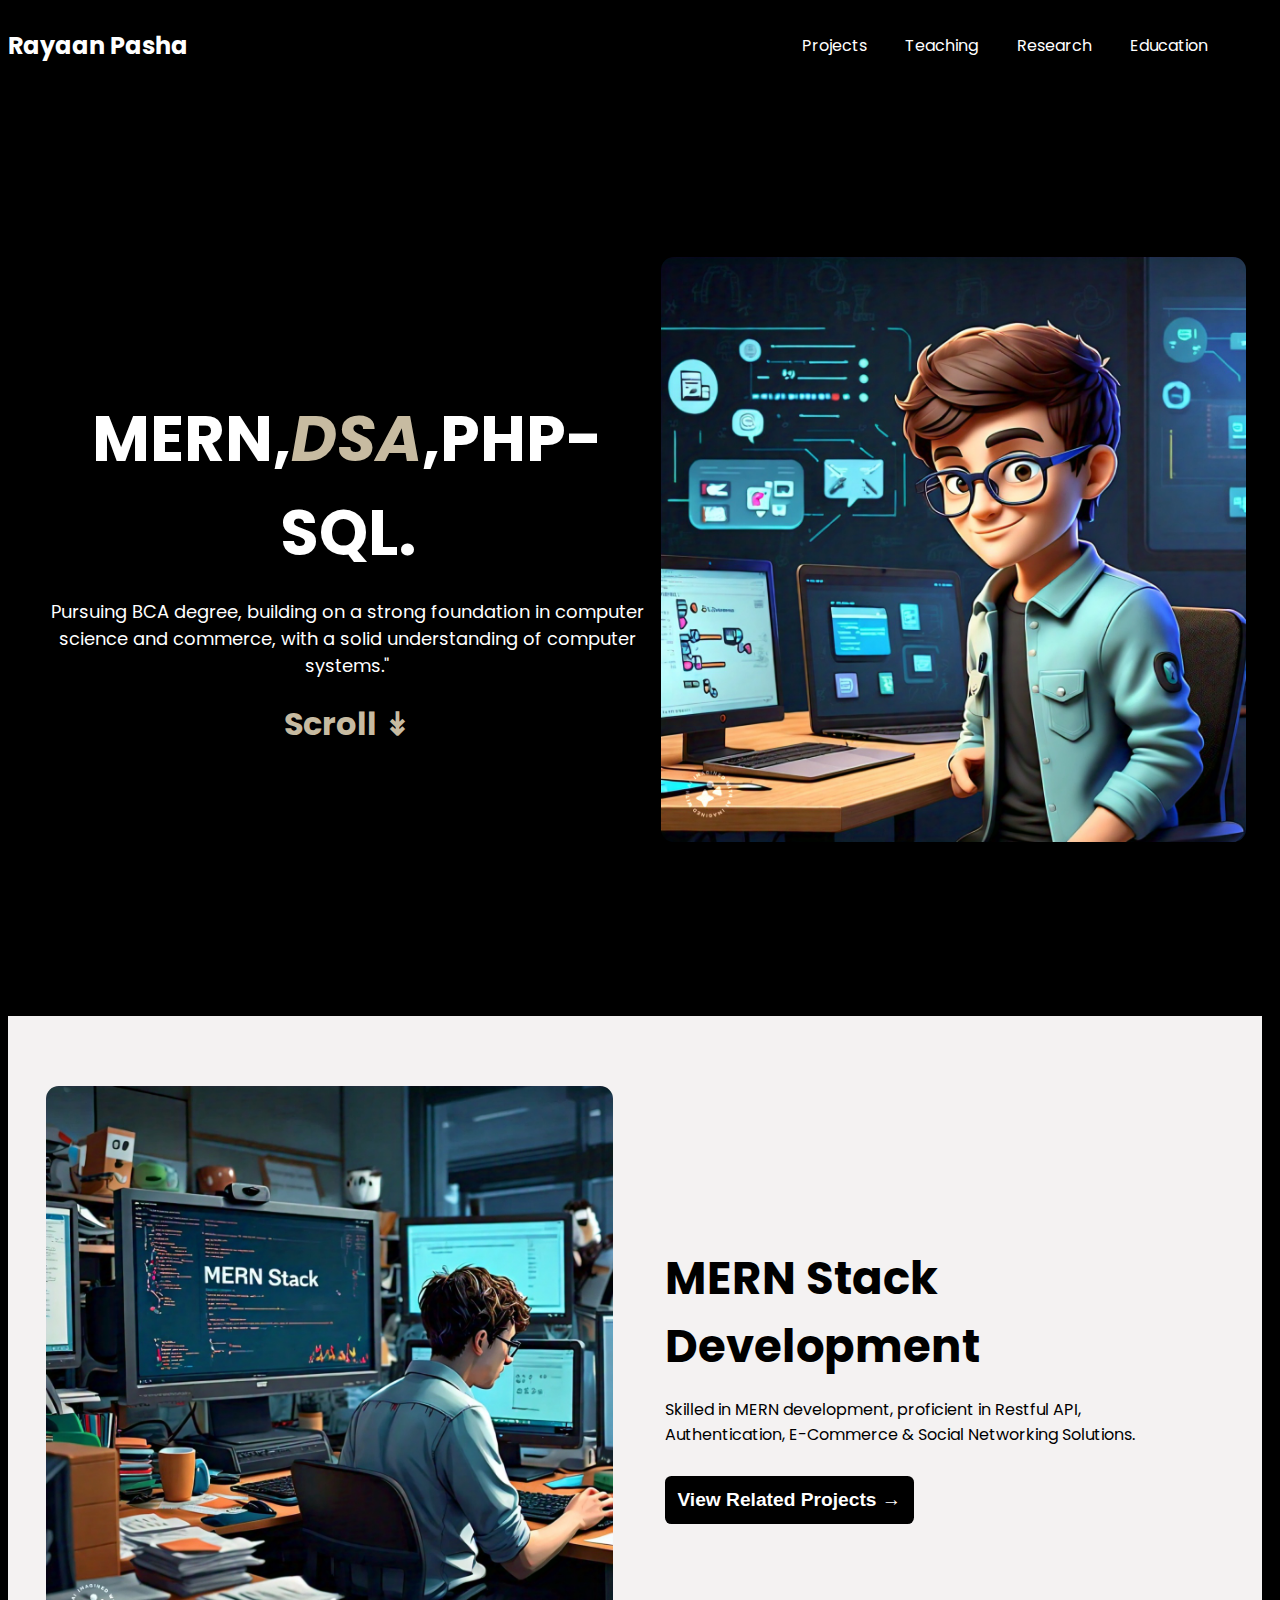
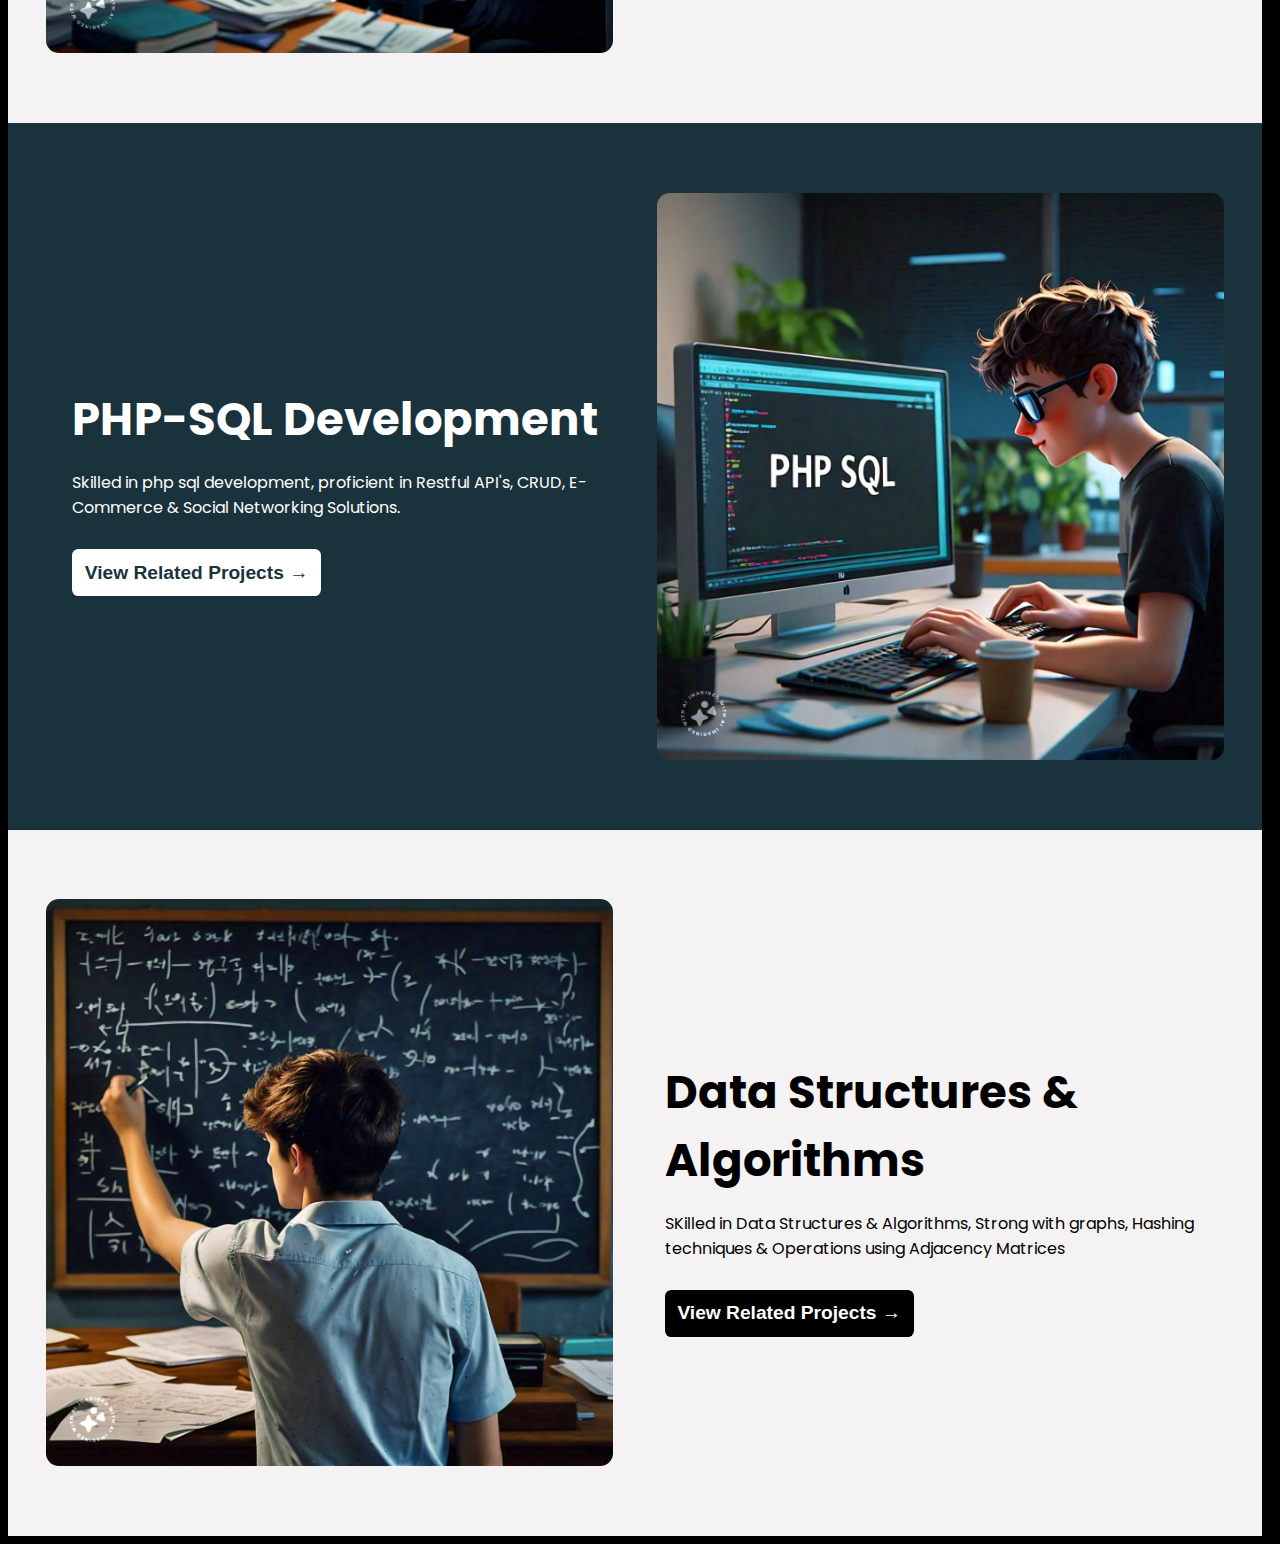
<file: skills.html>
<!DOCTYPE html>
<html lang="en">
<head>
    <meta charset="UTF-8">
    <meta name="viewport" content="width=device-width, initial-scale=1.0">
    <link rel="icon" type="image/x-icon" href="homepageImgs/home-page.jpeg">
    <title>Skills | Rayaan Pasha</title>
   <link rel="stylesheet" href="main.css">
</head>

<body>
    <nav>
      <h2><a href="./" style="color: white; text-decoration: none;">Rayaan Pasha</a></h2>
        <ul>
          <li><a href="./projects.html">Projects</a></li>
          <li><a href="./teaching.html">Teaching</a></li>
          <li><a href="./research.html">Research</a></li>
          <li><a href="./Education.html">Education</a></li>
        </ul>
      </nav>
      <main>
        <div>
          <center>
          <p class="heading-main">MERN,<i style="color: #c7bba1;">DSA</i>,PHP-SQL.</p>
          <p>Pursuing BCA degree, building on a strong foundation in computer science and commerce, with a solid understanding of computer systems."</p>
          <h1 style="color: #c7bba1;">Scroll &Darr;</h1>
        </center>
      </div>
      <img src="homepageImgs/skills.jpeg" alt="">
    
       
        
      </main>

      <section class="section-r normal-wrap" id="projects">
        <img src="skills/mern.jpeg" alt="">
        <div>
          <h1>MERN Stack Development</h1>
          <p>Skilled in MERN development, proficient in Restful API, Authentication, E-Commerce & Social Networking Solutions. </p>  
          <button onclick="mern()">View Related Projects &rarr;</button>     
        </div>
      </section>

      <section class="section-r" id="projects" style="background-color: #1A323B;color: white;">
        
        <div>
          <h1>PHP-SQL Development</h1>
          <p>Skilled in php sql development, proficient in Restful API's, CRUD, E-Commerce & Social Networking Solutions.</p>
          <button style="background-color: white;color:#1A323B" onclick="php()">View Related Projects &rarr;</button>    
        </div>
        <img src="skills/php-sql.jpeg" alt="">
      </section>


      <section class="section-r normal-wrap" id="projects">
        <img src="projects/ds.jpg" alt="">
        <div>
          <h1>Data Structures & Algorithms</h1>
          <p>SKilled in Data Structures & Algorithms, Strong with graphs, Hashing techniques & Operations using Adjacency Matrices</p>
          <button onclick="dsa()"> View Related Projects &rarr;</button>   
        </div>
      </section>

      <script>
        function dsa(){
          window.location.href="./projects.html#dsa"
        }
        function mern(){
          window.location.href="./projects.html#mern"
        }
        function php(){
          window.location.href="./projects.html#php"
        }
      </script>
</body>
</html>
</file>
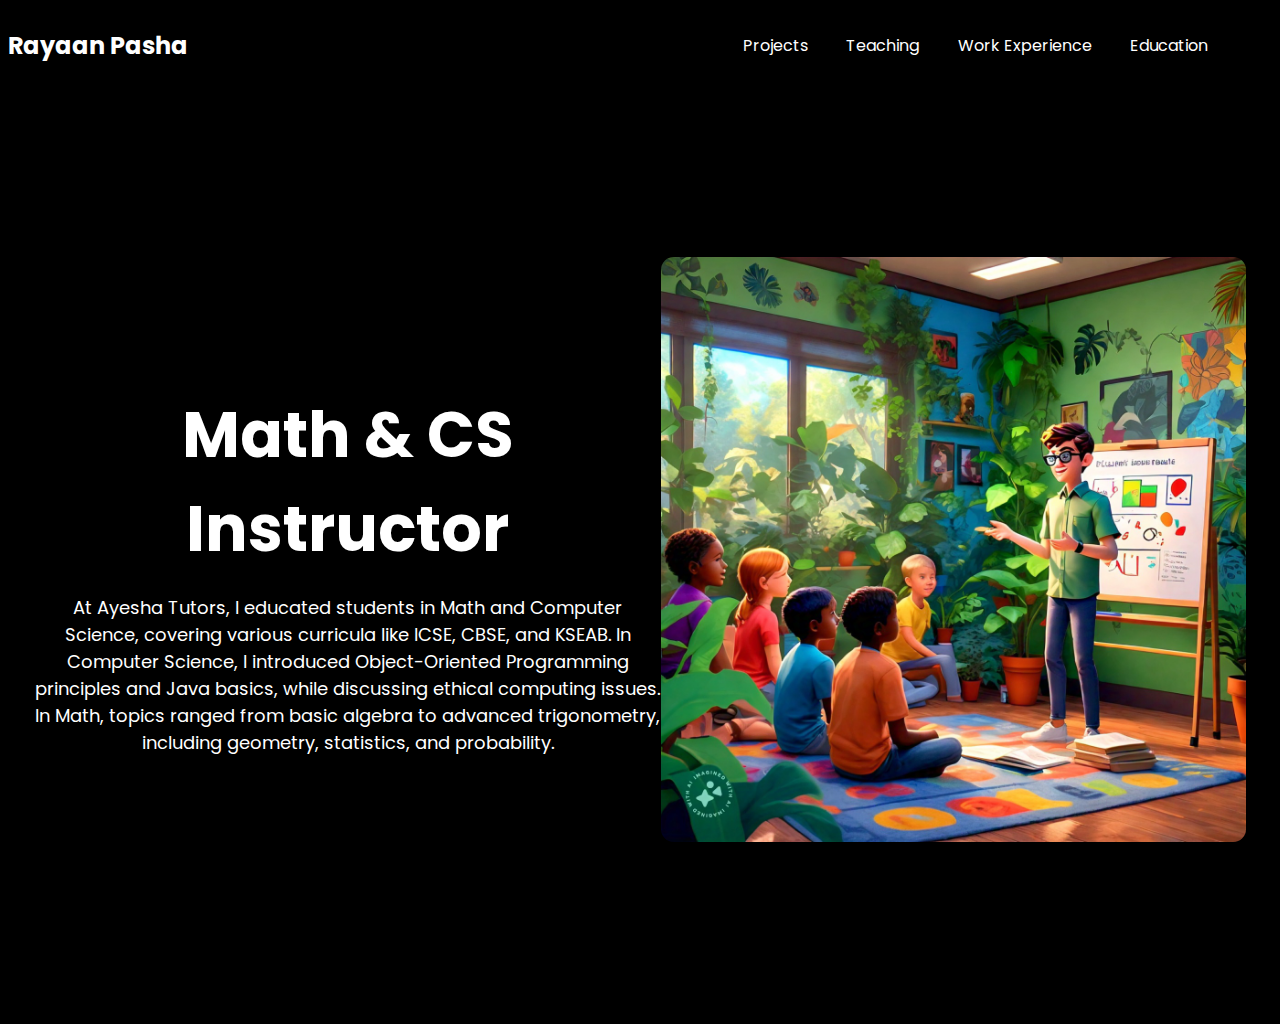
<file: teaching.html>
<!DOCTYPE html>
<html lang="en">
<head>
    <meta charset="UTF-8">
    <meta name="viewport" content="width=device-width, initial-scale=1.0">
    <link rel="icon" type="image/x-icon" href="homepageImgs/home-page.jpeg">
    <title>Teaching | Rayaan Pasha</title>
   <link rel="stylesheet" href="main.css">
</head>

<body>
    <nav>
        <h2><a href="./" style="color: white; text-decoration: none;">Rayaan Pasha</a></h2>
        <ul>
          <li><a href="./projects.html">Projects</a></li>
          <li><a href="./teaching.html">Teaching</a></li>
          <li><a href="./teaching.html">Work Experience</a></li>
          <li><a href="./Education.html">Education</a></li>
        </ul>
      </nav>
      <main>
        <div>
          <center>
          <p class="heading-main">Math & CS Instructor</p>
          <p>At Ayesha Tutors, I educated students in Math and Computer Science, covering various curricula like ICSE, CBSE, and KSEAB. In Computer Science, I introduced Object-Oriented Programming principles and Java basics, while discussing ethical computing issues. In Math, topics ranged from basic algebra to advanced trigonometry, including geometry, statistics, and probability.</p>

        </center>
      </div>
      <img src="homepageImgs/teaching.jpeg" alt="">
    
       
        
      </main>

</body>
</html>
</file>
<file: main.css>
@import url('https://fonts.googleapis.com/css2?family=Poppins:ital,wght@0,100;0,200;0,300;0,400;0,500;0,600;0,700;0,800;0,900;1,100;1,200;1,300;1,400;1,500;1,600;1,700;1,800;1,900&display=swap');

nav{
    display: flex;
    align-items: center;
    justify-content: space-between;
  }
  body{
    background-color: black;
    color:white;
    font-family: 'Poppins';
  }
  nav ul li a{
    text-decoration: none;
    color:white;
  }
  nav ul{
    display: flex;
    align-items: center;
    gap:3vw;
    margin-right:5vw;
  }
  nav ul li{
    list-style: none;
  }
  main{
    display: flex;
    align-items: center;
    justify-content: space-evenly;
    padding:2vw;
    height: 98vh;
  }
  main img{
    height: 80vh;
    border-radius: 1vw;
  }
  .heading-main{
    font-size:10vh;
    font-weight:bolder;
    margin-bottom:0;
  }
  main p{
    font-size: large;
    max-width: 50vw;
  }
  main button{
    background: white;
    color:black;
    border:1px solid white;
    height: 6vh;
    width:10vw;
    font-size: 2.5vh;
    margin-right: 2vw;
    border-radius:0.5vw;
    font-weight: bolder;
  }
  
  .section-r{
    background: rgb(244, 242, 242);
    width:92vw;
    padding:3vw;
    height: 70vh;
    display: flex;
    align-items: center;
    justify-content: space-around;
    gap: 2vw;
    color: black;
  }
  .section-r img{
    height: 90%;
    border-radius: 1vw;
  }
  .section-r h1{
    font-weight: bolder;
    font-size: 7vh;
    margin-bottom:0;
  }
  .section-r div{
    max-width: 90%;
    padding:2vw;
  }
  .section-r button{
    margin-top:1vw;
    background: black;
    color:white;
    border:none;
    font-weight: bold;
    font-size: larger;
    padding:1vw;
    border-radius:0.5vw;
  }


  @media(max-width:13000px){
    main img{
      height: 65vh;
    }
    .heading-main{
      font-size: 7vh;
    }

    .section-r h1{
      font-size:5vh;
    }
  }

  @media(max-width:1100px){
    main img{
      height: 55vh;
    }
  }

@media(max-width:1000px){
  main{
    flex-wrap: wrap-reverse;
    margin:0;
    width: 100vw !important;
    justify-content: start;
  }
  main img{
    display: flex;
    align-items: center;
    justify-content: center;
  }
  main center{
    margin:0vw !important;
  }
 
}

@media(max-width:700px){
  main{
    padding:0;
  }
  main p{
    max-width: 80vw
  }
  .heading-main{
    font-size: 5vh;
  }
 
  main button{
    width: 30vw;
  }
}

@media(max-width:500px){
  main img{
    height: 40vh;
  }
  nav ul{
    display: none;
  }
  nav{
    font-size: 3vh;
    align-items: center;
  }
}

@media(max-width:700px){
  main img{
    margin-left: 0vw;
    border-radius: 2vw;
    width: 50vw;
    height:auto;
    margin-left: 20vw;
  }

  main{
    height: 100vh;
    padding-left:12vw;
  }
  .section-r{
    flex-wrap: wrap-reverse;
    height: auto;
    width: 100vw;
  }
  .normal-wrap{
    flex-wrap: wrap !important;
    height: auto;
    width: 100vw;
  }
  .section-r img{
    height: 40vh;
    width: auto;
  }
  .section-r h1{
    font-size: 3vh;
    max-width: 80vw;
  }
  .section-r p{
    font-size: 2vh;
    max-width: 80vw;
  }
  .heading-main{
    font-size: 4vh;
  }
  
}

@media(max-width:600px){
  main img{
    width: 70vw;
    margin:0;

  }
  main{
    padding-left:20vw;
  }

  .section-r button{
    width: 80vw;
    height:6vh;
    border-radius: 1vw;
  }

}


@media(max-width:450px){
  main img{
    width: auto;
    height: 45vh;
    
  }
  main{
    padding-left:3vw;
  }
  .heading-main{
    font-size:4.2vh;
  }
  main div{
    padding-left:5vw;
  }

  main button{
    height:5vh;
    width:40vw;
  }
}

/* main.css */
/* Example transition on buttons */
button {
  transition: background-color 0.3s ease, color 0.3s ease;
}

button:hover {
  background-color: grey;
  color: white;
}

/* Example transition on images */
img {
  transition: transform 0.3s ease;
}

img:hover {
  transform: scale(1.1);
}
/* main.css */
/* Example keyframe animation for headings */
@keyframes fadeInUp {
  from {
    opacity: 0;
    transform: translateY(20px);
  }
  to {
    opacity: 1;
    transform: translateY(0);
  }
}

.section-r h1 {
  animation: fadeInUp 0.6s ease both;
}

/* Example keyframe animation for buttons */
@keyframes slideInRight {
  from {
    opacity: 0;
    transform: translateX(20px);
  }
  to {
    opacity: 1;
    transform: translateX(0);
  }
}

.section-r button {
  animation: slideInRight 0.6s ease both;
}

/* Example keyframe animation for images */
@keyframes fadeIn {
  from {
    opacity: 0;
  }
  to {
    opacity: 1;
  }
}

.section-r img {
  animation: fadeIn 1s ease both;
}

@keyframes fadeInUp {
  from {
    opacity: 0;
    transform: translateY(20px);
  }
  to {
    opacity: 1;
    transform: translateY(0);
  }
}

.section-r h1 {
  animation: fadeInUp 0.6s ease both;
}



.section-r button {
  animation: slideInRight 0.6s ease both;
}
@keyframes slideInRight {
  from {
    opacity: 0;
    transform: translateX(20px);
  }
  to {
    opacity: 1;
    transform: translateX(0);
  }
}
@keyframes fadeIn {
  from {
    opacity: 0;
  }
  to {
    opacity: 1;
  }
}

.section-r img {
  animation: fadeIn 1s ease both;
}
button:hover{
  cursor:pointer;
background-color: grey !important;
}
</file>
